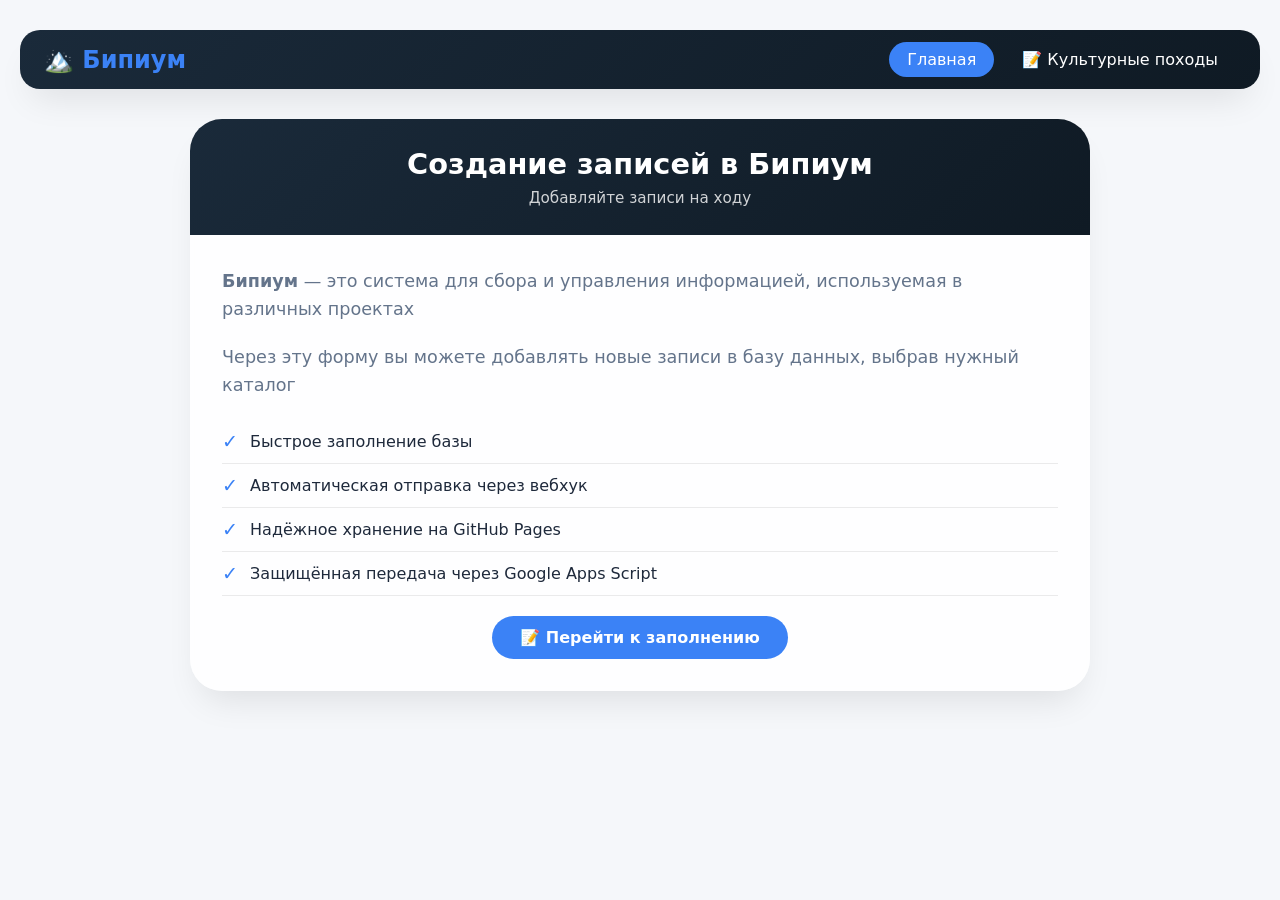
<file: index.html>
<!DOCTYPE html>
<html lang="ru">
<head>
    <meta charset="UTF-8">
    <meta name="viewport" content="width=device-width, initial-scale=1.0, user-scalable=yes">
    <title>Бипиум — Главная</title>
    <link rel="stylesheet" href="style.css">
</head>
<body>

    <div class="header-nav">
        <a href="index.html" class="logo">🏔️ <span>Бипиум</span></a>
        <div class="nav-links">
            <a href="index.html" class="active">Главная</a>
            <a href="bipium_hiking.html">📝 Культурные походы</a>
        </div>
    </div>

    <div class="container">
        <div class="page-header">
            <h1>Создание записей в Бипиум</h1>
            <p>Добавляйте записи на ходу</p>
        </div>
        <div class="content">
            <p class="welcome-text">
                <strong>Бипиум</strong> — это система для сбора и управления информацией, используемая в различных проектах
            </p>
            <p class="welcome-text">
                Через эту форму вы можете добавлять новые записи в базу данных, выбрав нужный каталог
            </p>
            
            <ul class="feature-list">
                <li>Быстрое заполнение базы</li>
                <li>Автоматическая отправка через вебхук</li>
                <li>Надёжное хранение на GitHub Pages</li>
                <li>Защищённая передача через Google Apps Script</li>
            </ul>
            
            <div style="text-align: center;">
                <a href="bipium_hiking.html" class="button-link">📝 Перейти к заполнению</a>
            </div>
        </div>
    </div>

</body>
</html>
</file>
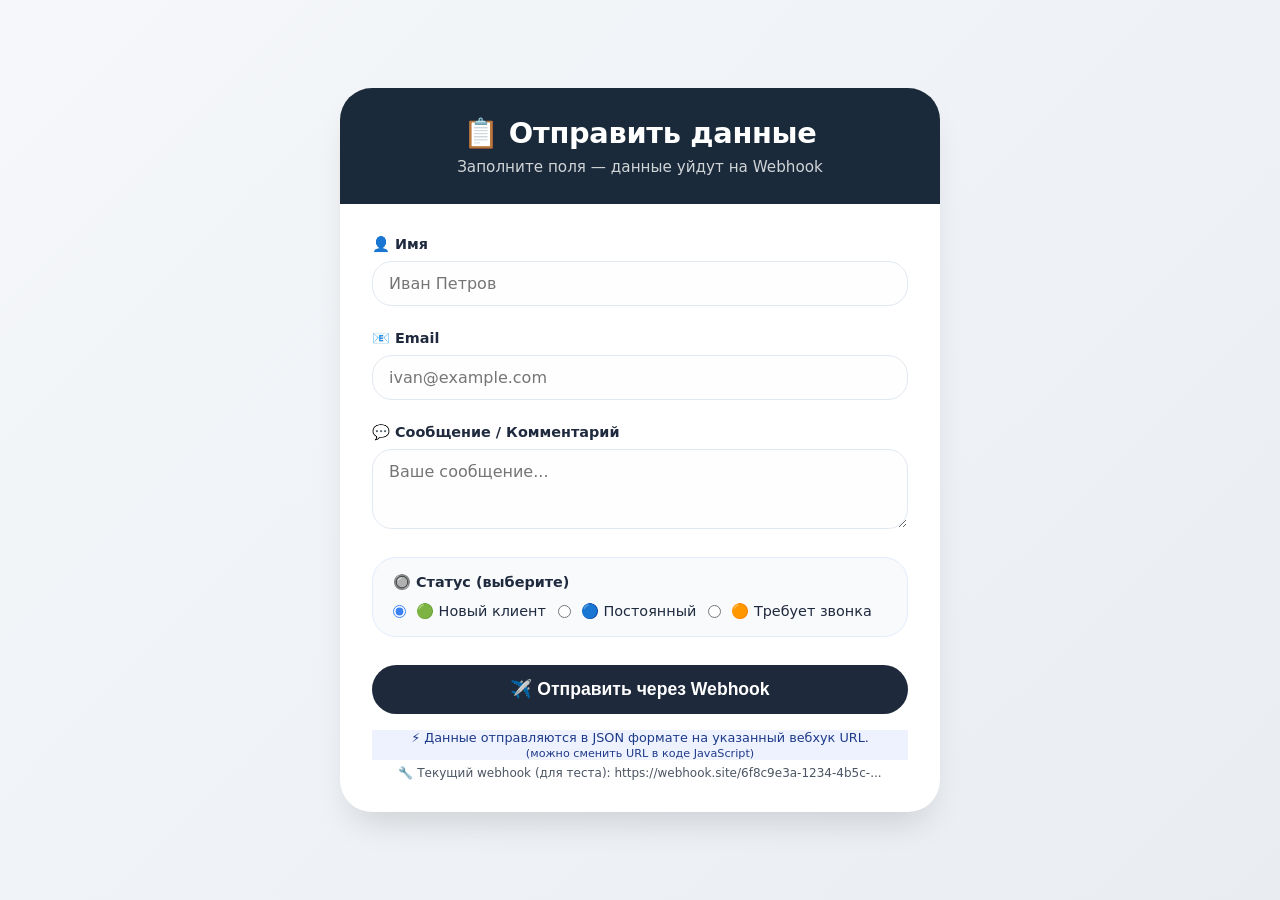
<file: Bipium_Hiking.html>
<!DOCTYPE html>
<html lang="ru">
<head>
    <meta charset="UTF-8">
    <meta name="viewport" content="width=device-width, initial-scale=1.0, user-scalable=yes">
    <title>Отправка данных по вебхуку</title>
    <style>
        * {
            margin: 0;
            padding: 0;
            box-sizing: border-box;
        }

        body {
            font-family: system-ui, -apple-system, 'Segoe UI', Roboto, 'Helvetica Neue', sans-serif;
            background: linear-gradient(135deg, #f5f7fa 0%, #e9edf2 100%);
            min-height: 100vh;
            display: flex;
            justify-content: center;
            align-items: center;
            padding: 20px;
        }

        .card {
            max-width: 600px;
            width: 100%;
            background: white;
            border-radius: 32px;
            box-shadow: 0 20px 35px -12px rgba(0, 0, 0, 0.15);
            overflow: hidden;
            transition: transform 0.2s ease;
        }

        .card:hover {
            transform: translateY(-2px);
        }

        .header {
            background: #1a2a3a;
            color: white;
            padding: 28px 32px;
            text-align: center;
        }

        .header h1 {
            font-size: 1.8rem;
            font-weight: 600;
            letter-spacing: -0.3px;
        }

        .header p {
            margin-top: 8px;
            opacity: 0.8;
            font-size: 0.95rem;
        }

        .form-container {
            padding: 32px;
        }

        .field-group {
            margin-bottom: 24px;
        }

        label {
            display: flex;
            align-items: center;
            gap: 8px;
            font-weight: 600;
            margin-bottom: 8px;
            color: #1f2a3e;
            font-size: 0.9rem;
        }

        label i {
            font-size: 1.2rem;
        }

        input, select, textarea {
            width: 100%;
            padding: 12px 16px;
            font-size: 1rem;
            border: 1.5px solid #e2e8f0;
            border-radius: 20px;
            background: #fefefe;
            transition: all 0.2s;
            font-family: inherit;
        }

        input:focus, select:focus, textarea:focus {
            outline: none;
            border-color: #3b82f6;
            box-shadow: 0 0 0 3px rgba(59,130,246,0.2);
        }

        textarea {
            resize: vertical;
            min-height: 80px;
        }

        .status-group {
            background: #f8fafc;
            padding: 16px 20px;
            border-radius: 24px;
            margin-bottom: 28px;
            border: 1px solid #e2edff;
        }

        .status-option {
            display: flex;
            align-items: center;
            gap: 12px;
            margin-top: 12px;
            flex-wrap: wrap;
        }

        .status-option label {
            font-weight: normal;
            margin-bottom: 0;
            cursor: pointer;
            gap: 6px;
        }

        input[type="radio"] {
            width: auto;
            margin-right: 4px;
            accent-color: #3b82f6;
        }

        button {
            width: 100%;
            background: #1e293b;
            color: white;
            border: none;
            padding: 14px;
            font-size: 1.1rem;
            font-weight: 600;
            border-radius: 40px;
            cursor: pointer;
            transition: all 0.2s;
            display: flex;
            justify-content: center;
            align-items: center;
            gap: 10px;
            margin-top: 10px;
        }

        button:hover {
            background: #0f172a;
            transform: scale(0.98);
        }

        .message {
            margin-top: 20px;
            padding: 12px;
            border-radius: 28px;
            text-align: center;
            font-size: 0.9rem;
            font-weight: 500;
            transition: 0.2s;
        }

        .success {
            background: #dcfce7;
            color: #15803d;
            border-left: 4px solid #22c55e;
        }

        .error {
            background: #fee2e2;
            color: #b91c1c;
            border-left: 4px solid #ef4444;
        }

        .info {
            background: #eef2ff;
            color: #1e3a8a;
            font-size: 0.8rem;
            margin-top: 16px;
            text-align: center;
        }

        hr {
            margin: 16px 0;
            border: none;
            border-top: 1px solid #e2e8f0;
        }

        .webhook-hint {
            font-size: 0.75rem;
            color: #4b5563;
            margin-top: 6px;
            text-align: center;
        }

        @media (max-width: 480px) {
            .form-container {
                padding: 24px;
            }
            .header h1 {
                font-size: 1.5rem;
            }
        }
    </style>
</head>
<body>
<div class="card">
    <div class="header">
        <h1>📋 Отправить данные</h1>
        <p>Заполните поля — данные уйдут на Webhook</p>
    </div>
    <div class="form-container">
        <form id="webhookForm">
            <!-- Текстовые поля -->
            <div class="field-group">
                <label>👤 Имя</label>
                <input type="text" id="name" name="name" placeholder="Иван Петров" required>
            </div>

            <div class="field-group">
                <label>📧 Email</label>
                <input type="email" id="email" name="email" placeholder="ivan@example.com" required>
            </div>

            <div class="field-group">
                <label>💬 Сообщение / Комментарий</label>
                <textarea id="message" name="message" placeholder="Ваше сообщение..."></textarea>
            </div>

            <!-- Статусное поле (радио-кнопки) -->
            <div class="status-group">
                <label>🔘 Статус (выберите)</label>
                <div class="status-option">
                    <label>
                        <input type="radio" name="status" value="Новый клиент" checked> 🟢 Новый клиент
                    </label>
                    <label>
                        <input type="radio" name="status" value="Постоянный"> 🔵 Постоянный
                    </label>
                    <label>
                        <input type="radio" name="status" value="Требует звонка"> 🟠 Требует звонка
                    </label>
                </div>
            </div>

            <button type="submit" id="submitBtn">
                ✈️ Отправить через Webhook
            </button>
        </form>

        <div id="resultMessage" class="message" style="display: none;"></div>
        <div class="info">
            ⚡ Данные отправляются в JSON формате на указанный вебхук URL.<br>
            <span style="font-size: 0.7rem;">(можно сменить URL в коде JavaScript)</span>
        </div>
        <div class="webhook-hint">
            🔧 Текущий webhook (для теста): <span id="webhookDisplay">https://webhook.site/...</span>
        </div>
    </div>
</div>

<script>
    // ========== НАСТРОЙКА WEBHOOK ==========
    // 🔁 Замените этот URL на ваш реальный вебхук
    const WEBHOOK_URL = "https://webhook.site/6f8c9e3a-1234-4b5c-8d7e-9f0a1b2c3d4e";
    
    // Для отображения в подсказке (обрежем для красоты)
    const displayUrl = WEBHOOK_URL.length > 40 ? WEBHOOK_URL.substring(0, 40) + "..." : WEBHOOK_URL;
    document.getElementById("webhookDisplay").innerText = displayUrl;

    // DOM элементы
    const form = document.getElementById("webhookForm");
    const submitBtn = document.getElementById("submitBtn");
    const resultDiv = document.getElementById("resultMessage");

    function showMessage(text, type) {
        resultDiv.style.display = "block";
        resultDiv.textContent = text;
        resultDiv.className = `message ${type}`;
        // Автоскрытие через 5 секунд
        setTimeout(() => {
            if (resultDiv.style.display === "block") {
                resultDiv.style.opacity = "0";
                setTimeout(() => {
                    resultDiv.style.display = "none";
                    resultDiv.style.opacity = "1";
                }, 300);
            }
        }, 5000);
    }

    async function sendToWebhook(payload) {
        try {
            const response = await fetch(WEBHOOK_URL, {
                method: "POST",
                headers: {
                    "Content-Type": "application/json",
                },
                body: JSON.stringify(payload),
            });

            if (response.ok) {
                showMessage(`✅ Успешно отправлено! Статус: ${response.status}`, "success");
                return true;
            } else {
                showMessage(`❌ Ошибка сервера: ${response.status} ${response.statusText}`, "error");
                return false;
            }
        } catch (error) {
            console.error("Webhook error:", error);
            showMessage(`⚠️ Ошибка сети: ${error.message}. Проверьте URL вебхука или подключение.`, "error");
            return false;
        }
    }

    form.addEventListener("submit", async (event) => {
        event.preventDefault();

        // Собираем данные
        const name = document.getElementById("name").value.trim();
        const email = document.getElementById("email").value.trim();
        const messageText = document.getElementById("message").value.trim();
        
        // Статус (выбранное радио)
        let selectedStatus = "";
        const radioStatus = document.querySelectorAll('input[name="status"]');
        for (const radio of radioStatus) {
            if (radio.checked) {
                selectedStatus = radio.value;
                break;
            }
        }

        // Валидация обязательных полей
        if (!name || !email) {
            showMessage("Пожалуйста, заполните имя и email", "error");
            return;
        }

        if (!email.includes("@") || !email.includes(".")) {
            showMessage("Введите корректный email (пример: name@domain.com)", "error");
            return;
        }

        // Формируем объект для отправки (можно расширить)
        const payload = {
            timestamp: new Date().toISOString(),
            name: name,
            email: email,
            message: messageText || "(пусто)",
            status: selectedStatus,
            source: "одностраничный_сайт"
        };

        // Блокируем кнопку на время отправки
        const originalText = submitBtn.innerHTML;
        submitBtn.innerHTML = "⏳ Отправка...";
        submitBtn.disabled = true;

        const success = await sendToWebhook(payload);

        // Возвращаем кнопку в исходное состояние
        submitBtn.innerHTML = originalText;
        submitBtn.disabled = false;

        // Если успешно — можно очистить форму (по желанию)
        if (success) {
            // Раскомментировать, если хотите очищать поля после отправки:
            // document.getElementById("name").value = "";
            // document.getElementById("email").value = "";
            // document.getElementById("message").value = "";
            // Не сбрасываем статус — оставляем первый вариант по умолчанию
        }
    });
</script>
</body>
</html>
</file>
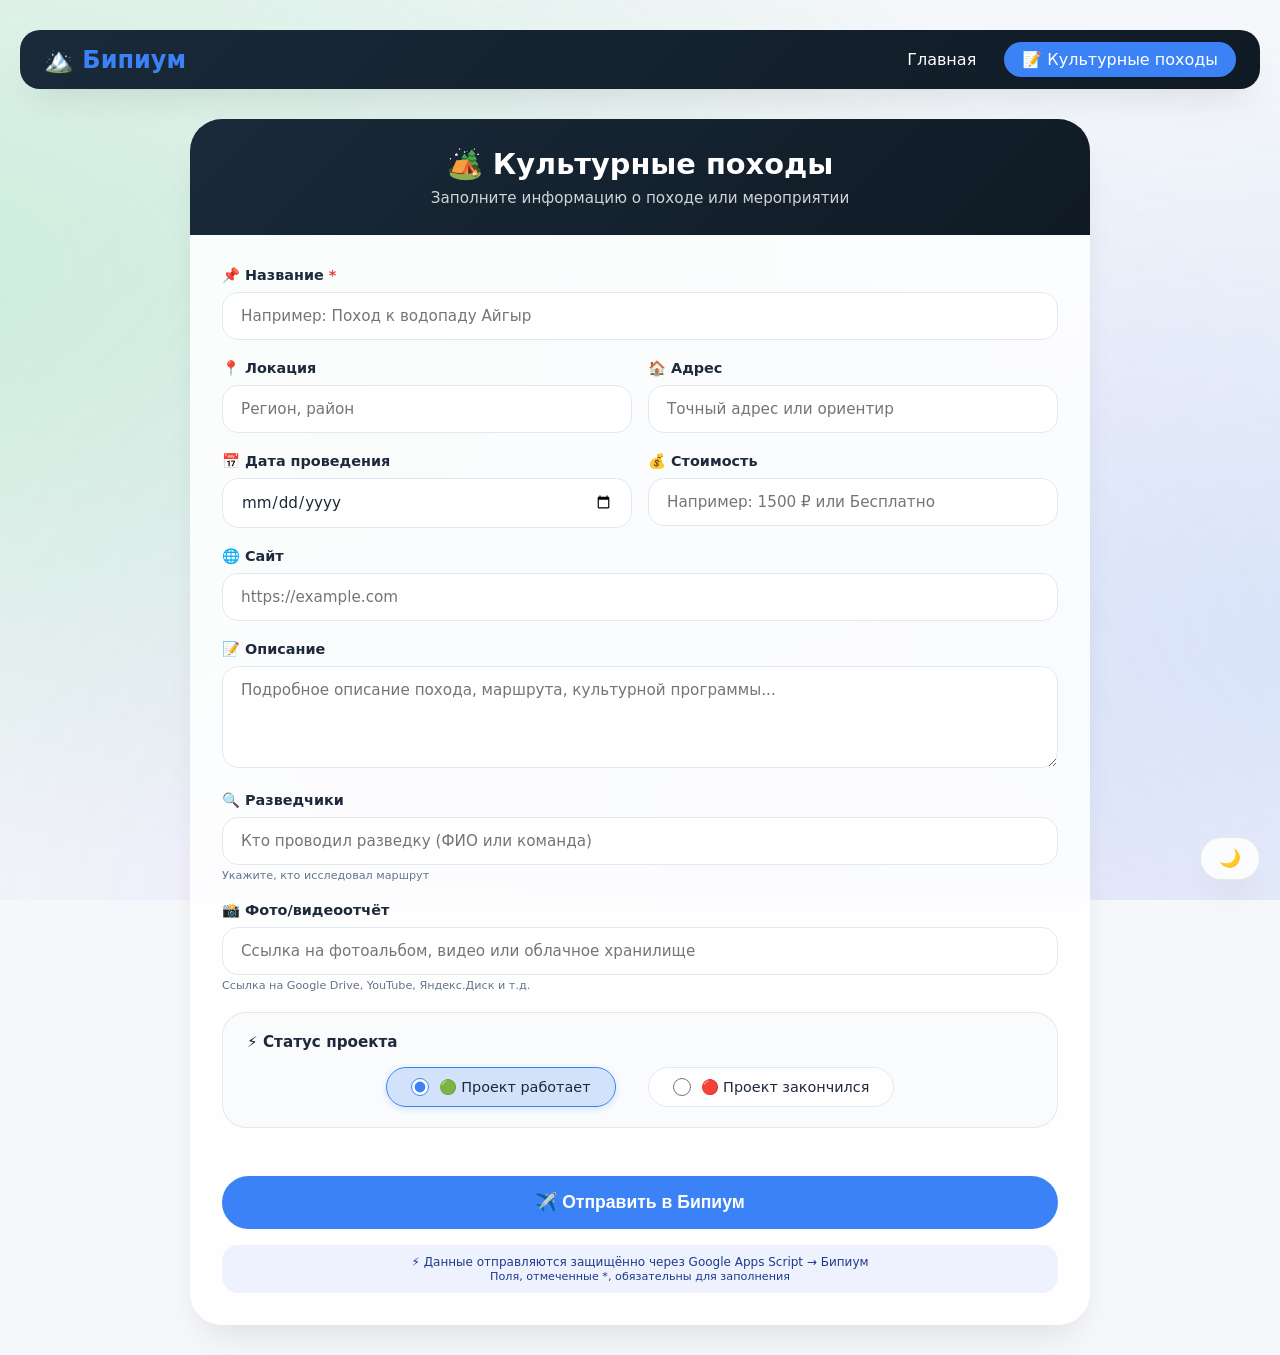
<file: bipium_hiking.html>
<!DOCTYPE html>
<html lang="ru">
<head>
    <meta charset="UTF-8">
    <meta name="viewport" content="width=device-width, initial-scale=1.0, user-scalable=yes">
    <title>Культурные походы — Бипиум</title>
    <link rel="stylesheet" href="style.css">
    <style>
        /* Дополнительные стили для этой страницы */
        .field-row {
            display: grid;
            grid-template-columns: 1fr 1fr;
            gap: 16px;
        }
        .help-text {
            font-size: 0.7rem;
            color: var(--text-secondary);
            margin-top: 4px;
        }
        @media (max-width: 600px) {
            .field-row {
                grid-template-columns: 1fr;
                gap: 0;
            }
        }
    </style>
</head>
<body>

<!-- Эффект северного сияния (фон) -->
<div class="aurora-bg"></div>

<!-- Кнопка переключения темы -->
<button class="theme-toggle" id="themeToggle">🌙</button>

<!-- Плавающие частицы -->
<div class="particles" id="particles"></div>

<div class="header-nav">
    <a href="index.html" class="logo">🏔️ <span>Бипиум</span></a>
    <div class="nav-links">
        <a href="index.html">Главная</a>
        <a href="bipium_hiking.html" class="active">📝 Культурные походы</a>
    </div>
</div>

<div class="container">
    <div class="page-header">
        <h1>🏕️ Культурные походы</h1>
        <p>Заполните информацию о походе или мероприятии</p>
    </div>
    <div class="content">
        
        <!-- Название -->
        <div class="field-group">
            <label>📌 Название <span style="color: #e53e3e;">*</span></label>
            <div class="input-wrapper">
                <input type="text" id="title" placeholder="Например: Поход к водопаду Айгыр" required>
                <div class="input-glow"></div>
            </div>
        </div>

        <!-- Локация и Адрес в две колонки -->
        <div class="field-row">
            <div class="field-group">
                <label>📍 Локация</label>
                <div class="input-wrapper">
                    <input type="text" id="location" placeholder="Регион, район">
                    <div class="input-glow"></div>
                </div>
            </div>
            <div class="field-group">
                <label>🏠 Адрес</label>
                <div class="input-wrapper">
                    <input type="text" id="address" placeholder="Точный адрес или ориентир">
                    <div class="input-glow"></div>
                </div>
            </div>
        </div>

        <!-- Дата проведения и Стоимость -->
        <div class="field-row">
            <div class="field-group">
                <label>📅 Дата проведения</label>
                <div class="input-wrapper">
                    <input type="date" id="date">
                    <div class="input-glow"></div>
                </div>
            </div>
            <div class="field-group">
                <label>💰 Стоимость</label>
                <div class="input-wrapper">
                    <input type="text" id="cost" placeholder="Например: 1500 ₽ или Бесплатно">
                    <div class="input-glow"></div>
                </div>
            </div>
        </div>

        <!-- Сайт -->
        <div class="field-group">
            <label>🌐 Сайт</label>
            <div class="input-wrapper">
                <input type="url" id="website" placeholder="https://example.com">
                <div class="input-glow"></div>
            </div>
        </div>

        <!-- Описание -->
        <div class="field-group">
            <label>📝 Описание</label>
            <div class="input-wrapper">
                <textarea id="description" rows="4" placeholder="Подробное описание похода, маршрута, культурной программы..."></textarea>
                <div class="input-glow"></div>
            </div>
        </div>

        <!-- Разведчики -->
        <div class="field-group">
            <label>🔍 Разведчики</label>
            <div class="input-wrapper">
                <input type="text" id="scouts" placeholder="Кто проводил разведку (ФИО или команда)">
                <div class="input-glow"></div>
            </div>
            <div class="help-text">Укажите, кто исследовал маршрут</div>
        </div>

        <!-- Фото/видеоотчёт -->
        <div class="field-group">
            <label>📸 Фото/видеоотчёт</label>
            <div class="input-wrapper">
                <input type="text" id="media" placeholder="Ссылка на фотоальбом, видео или облачное хранилище">
                <div class="input-glow"></div>
            </div>
            <div class="help-text">Ссылка на Google Drive, YouTube, Яндекс.Диск и т.д.</div>
        </div>

        <!-- Статусное поле -->
        <div class="status-group">
            <label>⚡ Статус проекта</label>
            <div class="status-option">
                <label>
                    <input type="radio" name="status" value="1" checked> 🟢 Проект работает
                </label>
                <label>
                    <input type="radio" name="status" value="2"> 🔴 Проект закончился
                </label>
            </div>
        </div>

        <button type="button" id="submitBtn" class="submit-btn">✈️ Отправить в Бипиум</button>

        <div id="resultMessage" class="message" style="display: none;"></div>
        <div class="info">
            ⚡ Данные отправляются защищённо через Google Apps Script → Бипиум<br>
            <span style="font-size: 0.7rem;">Поля, отмеченные *, обязательны для заполнения</span>
        </div>
    </div>
</div>

<script>
    // ========== ТЕМА (светлая/тёмная) ==========
    function toggleTheme() {
        const html = document.documentElement;
        const currentTheme = html.getAttribute('data-theme');
        const btn = document.getElementById('themeToggle');
        
        if (currentTheme === 'dark') {
            html.removeAttribute('data-theme');
            btn.innerHTML = '🌙';
            localStorage.setItem('theme', 'light');
        } else {
            html.setAttribute('data-theme', 'dark');
            btn.innerHTML = '☀️';
            localStorage.setItem('theme', 'dark');
        }
    }

    // Загрузка сохранённой темы
    const savedTheme = localStorage.getItem('theme');
    if (savedTheme === 'dark') {
        document.documentElement.setAttribute('data-theme', 'dark');
        const btn = document.getElementById('themeToggle');
        if (btn) btn.innerHTML = '☀️';
    }

    document.getElementById('themeToggle')?.addEventListener('click', toggleTheme);

    // ========== ПЛАВАЮЩИЕ ЧАСТИЦЫ ==========
    (function createParticles() {
        const container = document.getElementById('particles');
        if (!container) return;
        const colors = [
            'rgba(34,197,94,0.4)',
            'rgba(59,130,246,0.3)',
            'rgba(139,92,246,0.3)',
            'rgba(234,179,8,0.2)'
        ];
        for (let i = 0; i < 30; i++) {
            const p = document.createElement('div');
            p.className = 'particle';
            const size = Math.random() * 4 + 2;
            p.style.width = size + 'px';
            p.style.height = size + 'px';
            p.style.left = Math.random() * 100 + '%';
            p.style.background = colors[Math.floor(Math.random() * colors.length)];
            p.style.animationDuration = (Math.random() * 15 + 10) + 's';
            p.style.animationDelay = (Math.random() * 10) + 's';
            container.appendChild(p);
        }
    })();

    // ========== ВАШ URL ОТ GOOGLE APPS SCRIPT ==========
    const WEBHOOK_URL = "https://script.google.com/macros/s/AKfycbyZmsQBeXt1YuhbmxpE96w6ZJKyhz8sZjqUViWsSQW-VEaghs-HO7-o92Vorxd9PByIcA/exec";
    
    const submitBtn = document.getElementById("submitBtn");
    const resultDiv = document.getElementById("resultMessage");
    
    function showMessage(text, type) {
        resultDiv.style.display = "block";
        resultDiv.textContent = text;
        resultDiv.className = `message ${type}`;
        setTimeout(() => {
            resultDiv.style.display = "none";
        }, 5000);
    }
    
    async function sendToWebhook(payload) {
        try {
            const response = await fetch(WEBHOOK_URL, {
                method: "POST",
                mode: "no-cors",
                headers: {
                    "Content-Type": "application/json",
                },
                body: JSON.stringify(payload),
            });
            
            showMessage("✅ Отправлено! Данные переданы в Бипиум.", "success");
            return true;
            
        } catch (error) {
            console.error("Ошибка:", error);
            showMessage("⚠️ Ошибка при отправке. Попробуйте ещё раз.", "error");
            return false;
        }
    }
    
    submitBtn.addEventListener("click", async () => {
        // Собираем все поля
        const title = document.getElementById("title").value.trim();
        const location = document.getElementById("location").value.trim();
        const address = document.getElementById("address").value.trim();
        const date = document.getElementById("date").value;
        const cost = document.getElementById("cost").value.trim();
        const website = document.getElementById("website").value.trim();
        const description = document.getElementById("description").value.trim();
        const scouts = document.getElementById("scouts").value.trim();
        const media = document.getElementById("media").value.trim();
        
        let selectedStatus = "";
        const radioStatus = document.querySelectorAll('input[name="status"]');
        for (const radio of radioStatus) {
            if (radio.checked) {
                selectedStatus = radio.value;
                break;
            }
        }
        
        // Проверка обязательного поля
        if (!title) {
            showMessage("Пожалуйста, заполните название похода", "error");
            return;
        }
        
        // Формируем payload для отправки
        const payload = {
            timestamp: new Date().toISOString(),
            title: title,
            location: location || "",
            address: address || "",
            date: date || "",
            cost: cost || "",
            website: website || "",
            description: description || "",
            scouts: scouts || "",
            media: media || "",
            status: selectedStatus,
            source: "Бипиум_Культурные_походы"
        };
        
        const originalText = submitBtn.innerHTML;
        submitBtn.innerHTML = "⏳ Отправка...";
        submitBtn.disabled = true;
        
        await sendToWebhook(payload);
        
        submitBtn.innerHTML = originalText;
        submitBtn.disabled = false;
        
        // Очищаем форму после отправки
        document.getElementById("title").value = "";
        document.getElementById("location").value = "";
        document.getElementById("address").value = "";
        document.getElementById("date").value = "";
        document.getElementById("cost").value = "";
        document.getElementById("website").value = "";
        document.getElementById("description").value = "";
        document.getElementById("scouts").value = "";
        document.getElementById("media").value = "";
        // Статус сбрасывается на первый вариант по умолчанию
        document.querySelector('input[name="status"][value="1"]').checked = true;
    });
</script>

</body>
</html>
</file>
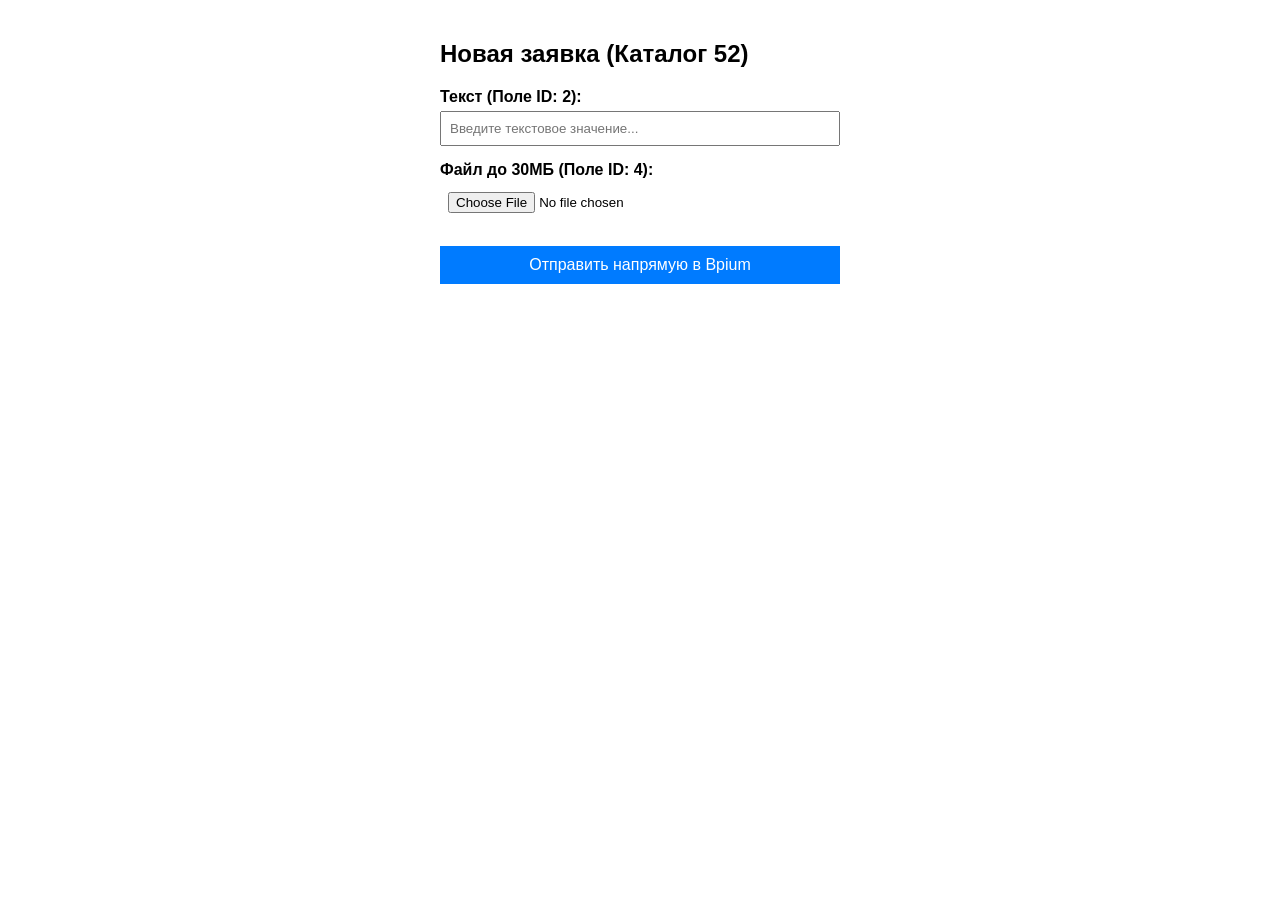
<file: test_api.html>
<!DOCTYPE html>
<html lang="ru">
<head>
    <meta charset="UTF-8">
    <title>Отправка больших файлов в Bpium</title>
    <style>
        body { font-family: sans-serif; padding: 20px; max-width: 400px; margin: 0 auto; }
        .form-group { margin-bottom: 15px; }
        label { display: block; margin-bottom: 5px; font-weight: bold; }
        input[type="text"], input[type="file"] { width: 100%; padding: 8px; box-sizing: border-box; }
        button { padding: 10px 20px; cursor: pointer; background: #007bff; color: white; border: none; width: 100%; font-size: 16px; margin-top: 10px; }
        button:disabled { background: #ccc; cursor: not-allowed; }
        #status { margin-top: 15px; font-size: 0.9em; padding: 10px; border-radius: 4px; display: none; white-space: pre-wrap; }
        .error { background: #f8d7da; color: #721c24; border: 1px solid #f5c6cb; }
        .success { background: #d4edda; color: #155724; border: 1px solid #c3e6cb; }
        .info { background: #e2e3e5; color: #383d41; border: 1px solid #d6d8db; }
    </style>
</head>
<body>

    <h2>Новая заявка (Каталог 52)</h2>
    
    <div class="form-group">
        <label for="textField">Текст (Поле ID: 2):</label>
        <input type="text" id="textField" placeholder="Введите текстовое значение...">
    </div>

    <div class="form-group">
        <label for="fileField">Файл до 30МБ (Поле ID: 4):</label>
        <input type="file" id="fileField">
    </div>

    <button id="sendBtn">Отправить напрямую в Bpium</button>
    <div id="status"></div>

<script>
const CONFIG = {
    domain: 'https://bipium.red-red.ru',
    altDomain: 'https://bipium.red-red.ru:8441',
    catalogId: 52,
    fields: { 
        text: "2", 
        file: "4" 
    },
    authString: 'cHJldmlldzpyM2RPd2wzJnlJZW0=' 
};

function showStatus(text, type = 'info') {
    const statusDiv = document.getElementById('status');
    statusDiv.style.display = 'block';
    statusDiv.className = type;
    statusDiv.innerText = text;
}

// Заголовки авторизации
function getAuthHeaders(contentType = null) {
    const headers = {
        'Authorization': `Basic ${CONFIG.authString}`
    };
    if (contentType) {
        headers['Content-Type'] = contentType;
    }
    return headers;
}

// Выбор активного домена (таймаут 2 секунды)
async function getActiveDomain() {
    const controller = new AbortController();
    const id = setTimeout(() => controller.abort(), 2000);
    
    try {
        await fetch(CONFIG.altDomain + '/api/v1/', { mode: 'no-cors', signal: controller.signal });
        clearTimeout(id);
        return CONFIG.altDomain;
    } catch (e) {
        return CONFIG.domain;
    }
}

document.getElementById('sendBtn').onclick = async function() {
    const btn = this;
    const textVal = document.getElementById('textField').value;
    const fileInput = document.getElementById('fileField');
    
    btn.disabled = true;
    showStatus("Проверяем подключение к серверу...", "info");

    const baseUrl = await getActiveDomain();
    
    try {
        let uploadedFileId = null;

        // --- ШАГ 1: Загрузка тяжелого файла в файловое хранилище ---
        if (fileInput.files.length > 0) {
            const file = fileInput.files[0];
            showStatus(`Загрузка файла "${file.name}" (${(file.size/1024/1024).toFixed(2)} МБ) в хранилище Бипиума...`, "info");

            const fileData = new FormData();
            fileData.append('file', file);

            // Отправляем файл напрямую в корень /files как multipart-формат
            const fileRes = await fetch(`${baseUrl}/api/v1/files`, {
                method: 'POST',
                headers: getAuthHeaders(), // Браузер сам выставит Content-Type: multipart/form-data
                body: fileData
            });

            if (!fileRes.ok) {
                const errText = await fileRes.text();
                throw new Error(`Ошибка загрузки файла на сервер: ${errText}`);
            }

            const fileResult = await fileRes.json();
            // Бипиум возвращает объект файла, забираем его ID
            uploadedFileId = fileResult.id; 
        }

        // --- ШАГ 2: Создание записи с привязкой ID файла ---
        showStatus("Файл успешно загружен. Создаем карточку в каталоге...", "info");
        
        const recordData = {
            values: {
                [CONFIG.fields.text]: textVal
            }
        };

        if (uploadedFileId) {
            recordData.values[CONFIG.fields.file] = [ uploadedFileId ];
        }

        const saveRes = await fetch(`${baseUrl}/api/v1/catalogs/${CONFIG.catalogId}/records`, {
            method: 'POST',
            headers: getAuthHeaders('application/json'),
            body: JSON.stringify(recordData)
        });

        if (saveRes.ok) {
            showStatus("✅ Файл и данные успешно сохранены в Бипиум!", "success");
            document.getElementById('textField').value = '';
            fileInput.value = '';
        } else {
            const errData = await saveRes.text();
            throw new Error(`Ошибка при создании записи: ${errData}`);
        }

    } catch (err) {
        console.error(err);
        showStatus("❌ Ошибка выполнения:\n" + err.message, "error");
    } finally {
        btn.disabled = false;
    }
};
</script>
</body>
</html>
</file>
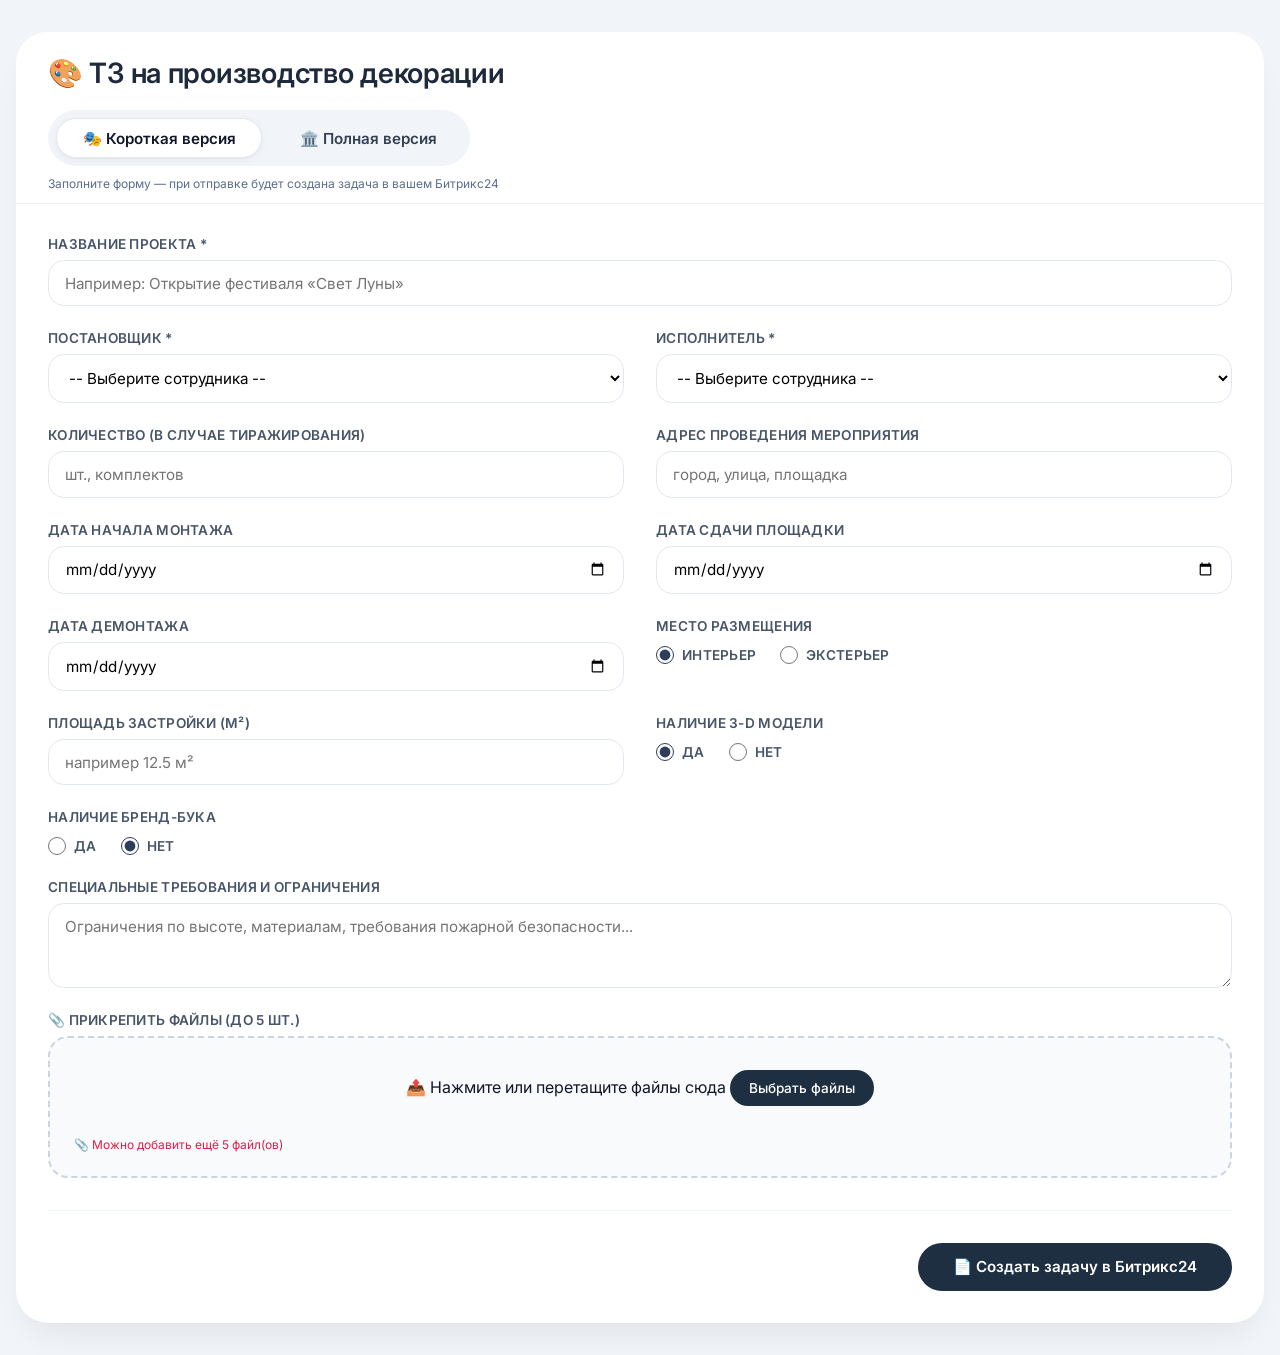
<file: tz_for_dekor.html>
<!DOCTYPE html>
<html lang="ru">
<head>
    <meta charset="UTF-8">
    <meta name="viewport" content="width=device-width, initial-scale=1.0, user-scalable=yes">
    <title>Техническое задание | Декорация | Полная версия</title>
    <link href="https://fonts.googleapis.com/css2?family=Inter:opsz,wght@14..32,300;14..32,400;14..32,500;14..32,600;14..32,700&display=swap" rel="stylesheet">
    <style>
        /* --- БАЗА --- */
        * {
            margin: 0;
            padding: 0;
            box-sizing: border-box;
        }
        body {
            background: #f1f5f9;
            font-family: 'Inter', sans-serif;
            padding: 2rem 1rem;
            color: #0f172a;
        }
        .container {
            max-width: 1280px;
            margin: 0 auto;
        }
        .form-card {
            background: #ffffff;
            border-radius: 32px;
            box-shadow: 0 20px 35px -12px rgba(0, 0, 0, 0.08), 0 1px 2px rgba(0, 0, 0, 0.02);
            overflow: hidden;
        }
        .toggle-header {
            padding: 1.5rem 2rem 0.75rem 2rem;
            border-bottom: 1px solid #e9eef3;
            background: #ffffff;
        }
        .toggle-header h1 {
            font-size: 1.75rem;
            font-weight: 600;
            letter-spacing: -0.01em;
            color: #1e293b;
            margin-bottom: 1.25rem;
        }
        .toggle-group {
            display: flex;
            gap: 0.75rem;
            background: #f1f5f9;
            padding: 0.5rem;
            border-radius: 60px;
            width: fit-content;
            margin-bottom: 0.5rem;
        }
        .toggle-btn {
            padding: 0.6rem 1.6rem;
            font-weight: 600;
            font-size: 0.95rem;
            border-radius: 40px;
            border: none;
            background: transparent;
            cursor: pointer;
            font-family: 'Inter', sans-serif;
            color: #334155;
            transition: all 0.2s ease;
        }
        .toggle-btn.active {
            background: #ffffff;
            color: #0f172a;
            box-shadow: 0 2px 8px rgba(0, 0, 0, 0.05), 0 1px 1px rgba(0, 0, 0, 0.02);
            border: 0.5px solid #e2e8f0;
        }
        .form-content {
            padding: 2rem 2rem 2rem 2rem;
        }
        .form-grid {
            display: grid;
            grid-template-columns: repeat(2, 1fr);
            gap: 1.5rem 2rem;
        }
        .full-width {
            grid-column: span 2;
        }
        .field-group {
            display: flex;
            flex-direction: column;
            gap: 0.5rem;
        }
        .field-group label {
            font-weight: 600;
            font-size: 0.85rem;
            text-transform: uppercase;
            letter-spacing: 0.02em;
            color: #475569;
        }
        input,
        select,
        textarea {
            font-family: 'Inter', sans-serif;
            padding: 0.8rem 1rem;
            border-radius: 16px;
            border: 1px solid #e2e8f0;
            background: #ffffff;
            font-size: 0.95rem;
            transition: 0.2s;
            outline: none;
            width: 100%;
        }
        input:focus,
        select:focus,
        textarea:focus {
            border-color: #94a3b8;
            box-shadow: 0 0 0 3px rgba(148, 163, 184, 0.2);
        }
        textarea {
            resize: vertical;
            min-height: 85px;
        }
        .radio-group {
            display: flex;
            gap: 1.5rem;
            align-items: center;
            flex-wrap: wrap;
            margin-top: 0.25rem;
        }
        .radio-option {
            display: flex;
            align-items: center;
            gap: 0.5rem;
            font-weight: 400;
            font-size: 0.9rem;
        }
        .radio-option input {
            width: 18px;
            height: 18px;
            accent-color: #2c3e5c;
        }
        .hidden {
            display: none !important;
        }
        .submit-area {
            margin-top: 2rem;
            text-align: right;
            border-top: 1px solid #ecf3fa;
            padding-top: 2rem;
            display: flex;
            gap: 1rem;
            justify-content: flex-end;
        }
        .btn-submit {
            background: #1e2f41;
            color: white;
            border: none;
            padding: 0.9rem 2.2rem;
            border-radius: 40px;
            font-weight: 600;
            font-size: 0.95rem;
            cursor: pointer;
            font-family: 'Inter', sans-serif;
            transition: 0.2s;
        }
        .btn-submit:hover {
            background: #0f1e2c;
            transform: translateY(-1px);
        }
        .btn-submit:disabled {
            opacity: 0.6;
            cursor: not-allowed;
        }
        .secondary-text {
            font-size: 0.75rem;
            color: #5b6e8c;
            margin-top: 0.25rem;
        }
        .inline-row {
            display: flex;
            gap: 1rem;
            align-items: center;
            flex-wrap: wrap;
        }
        .toast {
            position: fixed;
            bottom: 2rem;
            right: 2rem;
            background: #1e293b;
            color: white;
            padding: 1rem 1.5rem;
            border-radius: 24px;
            font-weight: 500;
            z-index: 1000;
            box-shadow: 0 10px 25px -5px rgba(0, 0, 0, 0.1);
            animation: slideIn 0.3s ease;
        }
        .toast.error {
            background: #b91c1c;
        }
        .toast.success {
            background: #166534;
        }
        @keyframes slideIn {
            from {
                transform: translateX(100%);
                opacity: 0;
            }
            to {
                transform: translateX(0);
                opacity: 1;
            }
        }
        .user-select-row {
            display: flex;
            gap: 0.75rem;
            align-items: center;
            flex-wrap: wrap;
        }
        .user-select-row select {
            flex: 2;
        }
        .user-select-row input {
            flex: 1;
        }
        hr {
            margin: 0.5rem 0 1rem 0;
            border-color: #e9eef3;
        }
        /* --- БЛОКИ (полная версия) --- */
        .block-section {
            background: #f8fafc;
            border-radius: 20px;
            padding: 1.5rem 1.5rem 1rem 1.5rem;
            margin-bottom: 1.5rem;
        }
        .block-title {
            font-size: 0.8rem;
            font-weight: 700;
            text-transform: uppercase;
            letter-spacing: 0.04em;
            color: #64748b;
            margin-bottom: 1.2rem;
            border-bottom: 1px solid #e2e8f0;
            padding-bottom: 0.5rem;
        }

        /* --- СТИЛИ ДЛЯ ФАЙЛОВ (плитки) --- */
        .file-drop-area {
            border: 2px dashed #cbd5e1;
            border-radius: 20px;
            padding: 1.5rem;
            text-align: center;
            background: #f8fafc;
            transition: all 0.2s;
            cursor: pointer;
        }
        .file-drop-area.drag-over {
            border-color: #2c7da0;
            background: #eef2ff;
        }
        .file-input-label {
            display: inline-block;
            background: #1e2f41;
            color: white;
            padding: 0.6rem 1.2rem;
            border-radius: 40px;
            font-size: 0.85rem;
            font-weight: 500;
            cursor: pointer;
            margin-top: 0.5rem;
        }
        .file-list {
            margin-top: 1.2rem;
            display: grid;
            grid-template-columns: repeat(auto-fill, minmax(140px, 160px));
            gap: 1rem;
            justify-content: start;
        }
        .file-card {
            background: #ffffff;
            border: 1px solid #e2e8f0;
            border-radius: 16px;
            padding: 0.75rem;
            transition: all 0.2s;
            box-shadow: 0 1px 2px rgba(0, 0, 0, 0.03);
            position: relative;
            text-align: center;
        }
        .file-card:hover {
            border-color: #cbd5e1;
            box-shadow: 0 4px 12px rgba(0, 0, 0, 0.08);
        }
        .file-delete {
            position: absolute;
            top: 6px;
            right: 6px;
            background: rgba(255, 255, 255, 0.9);
            border: none;
            border-radius: 50%;
            width: 24px;
            height: 24px;
            font-size: 14px;
            cursor: pointer;
            color: #e11d48;
            display: flex;
            align-items: center;
            justify-content: center;
            transition: 0.1s;
            font-weight: bold;
            box-shadow: 0 1px 2px rgba(0, 0, 0, 0.1);
        }
        .file-delete:hover {
            background: #fee2e2;
            transform: scale(1.05);
        }
        .file-preview {
            width: 120px;
            height: 120px;
            margin: 0 auto 10px;
            border-radius: 12px;
            object-fit: cover;
            background: #f1f5f9;
            display: flex;
            align-items: center;
            justify-content: center;
            font-size: 3rem;
            overflow: hidden;
        }
        .file-preview img {
            width: 100%;
            height: 100%;
            object-fit: cover;
            border-radius: 12px;
        }
        .file-name {
            font-size: 0.75rem;
            font-weight: 500;
            color: #1e293b;
            word-break: break-all;
            margin-top: 0.25rem;
            line-height: 1.3;
        }
        .file-size {
            font-size: 0.65rem;
            color: #64748b;
            margin-top: 0.2rem;
        }
        .file-limit-warning {
            color: #e11d48;
            font-size: 0.75rem;
            margin-top: 0.75rem;
            text-align: left;
        }
        .progress-container {
            margin-top: 1rem;
        }
        .progress-bar {
            height: 6px;
            background: #e2e8f0;
            border-radius: 3px;
            overflow: hidden;
        }
        .progress-fill {
            width: 0%;
            height: 100%;
            background: #2c7da0;
            transition: width 0.3s ease;
        }
        .progress-text {
            font-size: 0.7rem;
            color: #64748b;
            margin-top: 0.25rem;
            text-align: center;
        }
        @media (max-width: 760px) {
            .form-grid {
                grid-template-columns: 1fr;
                gap: 1.2rem;
            }
            .full-width {
                grid-column: span 1;
            }
            .toggle-header {
                padding: 1.2rem 1.2rem 0.5rem 1.2rem;
            }
            .form-content {
                padding: 1.5rem;
            }
            .submit-area {
                flex-direction: column;
            }
            .btn-submit {
                width: 100%;
            }
            .toast {
                left: 1rem;
                right: 1rem;
                bottom: 1rem;
                text-align: center;
            }
            .file-list {
                grid-template-columns: repeat(auto-fill, minmax(120px, 130px));
                gap: 0.75rem;
            }
            .file-preview {
                width: 100px;
                height: 100px;
            }
            .block-section {
                padding: 1rem;
            }
        }
    </style>
</head>
<body>
    <div class="container">
        <div class="form-card">
            <div class="toggle-header">
                <h1>🎨 ТЗ на производство декорации</h1>
                <div class="toggle-group" id="versionToggle">
                    <button type="button" class="toggle-btn active" data-version="short">🎭 Короткая версия</button>
                    <button type="button" class="toggle-btn" data-version="full">🏛️ Полная версия</button>
                </div>
                <p class="secondary-text" style="margin-top:0.6rem;">Заполните форму — при отправке будет создана задача в вашем Битрикс24</p>
            </div>

            <div class="form-content">

                <!-- ==================== КОРОТКАЯ ВЕРСИЯ ==================== -->
                <div id="shortVersionForm">
                    <div class="form-grid">
                        <div class="field-group full-width">
                            <label>Название проекта *</label>
                            <input type="text" id="shortTitle" placeholder="Например: Открытие фестиваля «Свет Луны»">
                        </div>
                        <div class="field-group">
                            <label>Постановщик *</label>
                            <div class="user-select-row">
                                <select id="shortCreatorSelect">
                                    <option value="">-- Выберите сотрудника --</option>
                                    <option value="12">Андрей Большаков</option>
                                    <option value="40">Кирилл Барамыков</option>
                                    <option value="60">Дмитрий Зобов</option>
                                    <option value="28">Денис Ляхов</option>
                                    <option value="1">Николай Людник</option>
                                    <option value="76">Илья Панфилов</option>
                                    <option value="30">Сергей Смирнов</option>
                                    <option value="34">Татьяна Минакова</option>
                                    <option value="manual_short">✏️ Ввести ID вручную</option>
                                </select>
                                <input type="number" id="shortCreatorManual" placeholder="ID вручную" style="display:none;">
                            </div>
                        </div>
                        <div class="field-group">
                            <label>Исполнитель *</label>
                            <div class="user-select-row">
                                <select id="shortResponsibleSelect">
                                    <option value="">-- Выберите сотрудника --</option>
                                    <option value="12">Андрей Большаков</option>
                                    <option value="40">Кирилл Барамыков</option>
                                    <option value="60">Дмитрий Зобов</option>
                                    <option value="28">Денис Ляхов</option>
                                    <option value="1">Николай Людник</option>
                                    <option value="76">Илья Панфилов</option>
                                    <option value="30">Сергей Смирнов</option>
                                    <option value="34">Татьяна Минакова</option>
                                    <option value="manual_short_resp">✏️ Ввести ID вручную</option>
                                </select>
                                <input type="number" id="shortResponsibleManual" placeholder="ID вручную" style="display:none;">
                            </div>
                        </div>
                        <div class="field-group">
                            <label>Количество (в случае тиражирования)</label>
                            <input type="text" id="shortQuantity" placeholder="шт., комплектов">
                        </div>
                        <div class="field-group">
                            <label>Адрес проведения мероприятия</label>
                            <input type="text" id="shortAddress" placeholder="город, улица, площадка">
                        </div>
                        <div class="field-group">
                            <label>Дата начала монтажа</label>
                            <input type="date" id="shortStartDate">
                        </div>
                        <div class="field-group">
                            <label>Дата сдачи площадки</label>
                            <input type="date" id="shortFinishDate">
                        </div>
                        <div class="field-group">
                            <label>Дата демонтажа</label>
                            <input type="date" id="shortDismantleDate">
                        </div>
                        <div class="field-group">
                            <label>Место размещения</label>
                            <div class="radio-group">
                                <label class="radio-option"><input type="radio" name="shortPlacement" value="Интерьер" checked> Интерьер</label>
                                <label class="radio-option"><input type="radio" name="shortPlacement" value="Экстерьер"> Экстерьер</label>
                            </div>
                        </div>
                        <div class="field-group">
                            <label>Площадь застройки (м²)</label>
                            <input type="text" id="shortArea" placeholder="например 12.5 м²">
                        </div>
                        <div class="field-group">
                            <label>Наличие 3-D модели</label>
                            <div class="radio-group">
                                <label class="radio-option"><input type="radio" name="short3d" value="Да" checked> Да</label>
                                <label class="radio-option"><input type="radio" name="short3d" value="Нет"> Нет</label>
                            </div>
                        </div>
                        <div class="field-group">
                            <label>Наличие бренд-бука</label>
                            <div class="radio-group">
                                <label class="radio-option"><input type="radio" name="shortBrandbook" value="Да"> Да</label>
                                <label class="radio-option"><input type="radio" name="shortBrandbook" value="Нет" checked> Нет</label>
                            </div>
                        </div>
                        <div class="field-group full-width">
                            <label>Специальные требования и ограничения</label>
                            <textarea id="shortRequirements" placeholder="Ограничения по высоте, материалам, требования пожарной безопасности..."></textarea>
                        </div>
                        <!-- файлы (короткая) -->
                        <div class="field-group full-width">
                            <label>📎 Прикрепить файлы (до 5 шт.)</label>
                            <div id="shortFileDropArea" class="file-drop-area">
                                <span>📤 Нажмите или перетащите файлы сюда</span>
                                <input type="file" id="shortFileInput" multiple style="display:none;">
                                <div class="file-input-label" onclick="document.getElementById('shortFileInput').click()">Выбрать файлы</div>
                                <div id="shortFileList" class="file-list"></div>
                                <div id="shortFileLimitWarning" class="file-limit-warning"></div>
                                <div id="shortProgressContainer" class="progress-container hidden">
                                    <div class="progress-bar"><div id="shortProgressFill" class="progress-fill"></div></div>
                                    <div id="shortProgressText" class="progress-text"></div>
                                </div>
                            </div>
                        </div>
                    </div>
                </div>

                <!-- ==================== ПОЛНАЯ ВЕРСИЯ (НОВАЯ СТРУКТУРА) ==================== -->
                <div id="fullVersionForm" class="hidden">
                    <div class="form-grid">

                        <!-- ===== БЛОК 1: ОСНОВНАЯ ИНФОРМАЦИЯ ===== -->
                        <div class="block-section full-width">
                            <div class="block-title">📋 Основная информация</div>
                            <div class="form-grid" style="gap:1.5rem 2rem; margin-bottom:0;">
                                <div class="field-group full-width">
                                    <label>Название проекта *</label>
                                    <input type="text" id="fullTitle" placeholder="Например: Открытие фестиваля «Свет Луны»">
                                </div>
                                <div class="field-group">
                                    <label>Постановщик *</label>
                                    <div class="user-select-row">
                                        <select id="fullCreatorSelect">
                                            <option value="">-- Выберите сотрудника --</option>
                                            <option value="12">Андрей Большаков</option>
                                            <option value="40">Кирилл Барамыков</option>
                                            <option value="60">Дмитрий Зобов</option>
                                            <option value="28">Денис Ляхов</option>
                                            <option value="1">Николай Людник</option>
                                            <option value="76">Илья Панфилов</option>
                                            <option value="30">Сергей Смирнов</option>
                                            <option value="34">Татьяна Минакова</option>
                                            <option value="manual_full">✏️ Ввести ID вручную</option>
                                        </select>
                                        <input type="number" id="fullCreatorManual" placeholder="ID вручную" style="display:none;">
                                    </div>
                                </div>
                                <div class="field-group">
                                    <label>Исполнитель *</label>
                                    <div class="user-select-row">
                                        <select id="fullResponsibleSelect">
                                            <option value="">-- Выберите сотрудника --</option>
                                            <option value="12">Андрей Большаков</option>
                                            <option value="40">Кирилл Барамыков</option>
                                            <option value="60">Дмитрий Зобов</option>
                                            <option value="28">Денис Ляхов</option>
                                            <option value="1">Николай Людник</option>
                                            <option value="76">Илья Панфилов</option>
                                            <option value="30">Сергей Смирнов</option>
                                            <option value="34">Татьяна Минакова</option>
                                            <option value="manual_full_resp">✏️ Ввести ID вручную</option>
                                        </select>
                                        <input type="number" id="fullResponsibleManual" placeholder="ID вручную" style="display:none;">
                                    </div>
                                </div>
                                <div class="field-group">
                                    <label>Количество (в случае тиражирования)</label>
                                    <input type="text" id="fullQuantity" placeholder="шт., комплектов">
                                </div>
                            </div>
                        </div>

                        <!-- ===== БЛОК 2: ЛОКАЦИЯ И ДАТЫ ===== -->
                        <div class="block-section full-width">
                            <div class="block-title">📍 Локация и даты</div>
                            <div class="form-grid" style="gap:1.5rem 2rem; margin-bottom:0;">
                                <div class="field-group full-width">
                                    <label>Адрес проведения мероприятия</label>
                                    <input type="text" id="fullAddress" placeholder="город, улица, площадка">
                                </div>
                                <div class="field-group">
                                    <label>Дата начала монтажа</label>
                                    <input type="date" id="fullStartDate">
                                </div>
                                <div class="field-group">
                                    <label>Дата сдачи площадки</label>
                                    <input type="date" id="fullFinishDate">
                                </div>
                                <div class="field-group">
                                    <label>Дата демонтажа</label>
                                    <input type="date" id="fullDismantleDate">
                                </div>
                                <div class="field-group">
                                    <label>Место размещения</label>
                                    <div class="radio-group">
                                        <label class="radio-option"><input type="radio" name="fullPlacement" value="Интерьер" checked> Интерьер</label>
                                        <label class="radio-option"><input type="radio" name="fullPlacement" value="Экстерьер"> Экстерьер</label>
                                    </div>
                                </div>
                                <div class="field-group">
                                    <label>Площадь застройки (м²)</label>
                                    <input type="text" id="fullArea" placeholder="например 12.5 м²">
                                </div>
                            </div>
                        </div>

                        <!-- ===== БЛОК 3: ПАРАМЕТРЫ КОНСТРУКЦИИ ===== -->
                        <div class="block-section full-width">
                            <div class="block-title">🧱 Параметры конструкции</div>
                            <div class="form-grid" style="gap:1.5rem 2rem; margin-bottom:0;">
                                <div class="field-group">
                                    <label>Тип декорации</label>
                                    <input type="text" id="fullDecorationType" placeholder="объёмная буква, фотозона, арка...">
                                </div>
                                <div class="field-group">
                                    <label>Материал для конструкции</label>
                                    <input type="text" id="fullMaterial" placeholder="ПВХ, пластик, металл, дерево...">
                                </div>
                                <div class="field-group">
                                    <label>Размеры (Ш × В × Г, мм/см)</label>
                                    <input type="text" id="fullDimensions" placeholder="1200×2000×450 мм">
                                </div>
                                <div class="field-group">
                                    <label>Вес конструкции (кг)</label>
                                    <input type="text" id="fullWeight" placeholder="максимальный вес">
                                </div>
                                <!-- переключатель "Нужна ли печать" -->
                                <div class="field-group full-width">
                                    <label>Нужна ли печать</label>
                                    <div class="radio-group" id="fullPrintGroup">
                                        <label class="radio-option"><input type="radio" name="fullNeedPrint" value="Да" checked> Да</label>
                                        <label class="radio-option"><input type="radio" name="fullNeedPrint" value="Нет"> Нет</label>
                                    </div>
                                </div>
                                <!-- поле Материал для печати (показывается, если печать = Да) -->
                                <div id="fullPrintMaterialGroup" class="field-group">
                                    <label>Материал для печати</label>
                                    <input type="text" id="fullPrintMaterial" placeholder="Плёнка, баннер, холст, бумага...">
                                </div>
                            </div>
                        </div>

                        <!-- ===== БЛОК 4: ДОКУМЕНТАЦИЯ И ПЛАНЫ ===== -->
                        <div class="block-section full-width">
                            <div class="block-title">📄 Документация и планы</div>
                            <div class="form-grid" style="gap:1.5rem 2rem; margin-bottom:0;">
                                <div class="field-group">
                                    <label>Наличие 3-D модели</label>
                                    <div class="radio-group">
                                        <label class="radio-option"><input type="radio" name="full3d" value="Да" checked> Да</label>
                                        <label class="radio-option"><input type="radio" name="full3d" value="Нет"> Нет</label>
                                    </div>
                                </div>
                                <div class="field-group">
                                    <label>Наличие бренд-бука</label>
                                    <div class="radio-group">
                                        <label class="radio-option"><input type="radio" name="fullBrandbook" value="Да"> Да</label>
                                        <label class="radio-option"><input type="radio" name="fullBrandbook" value="Нет" checked> Нет</label>
                                    </div>
                                </div>
                                <div class="field-group">
                                    <label>План помещения</label>
                                    <input type="text" id="fullRoomPlan" placeholder="ссылка или описание">
                                </div>
                                <div class="field-group">
                                    <label>План застройки от Архвиза</label>
                                    <input type="text" id="fullArchvizPlan" placeholder="ссылка или описание">
                                </div>
                                <div class="field-group full-width">
                                    <label>Ведомость по материалам</label>
                                    <input type="text" id="fullMaterialsList" placeholder="ссылка или описание">
                                </div>
                            </div>
                        </div>

                        <!-- ===== БЛОК 5: ПОДСВЕТКА ===== -->
                        <div class="block-section full-width">
                            <div class="block-title">💡 Подсветка</div>
                            <div class="form-grid" style="gap:1.5rem 2rem; margin-bottom:0;">
                                <div class="field-group full-width">
                                    <label>Наличие подсветки</label>
                                    <div class="radio-group" id="fullLightingRadioGroup">
                                        <label class="radio-option"><input type="radio" name="fullHasLighting" value="Да" checked> Да</label>
                                        <label class="radio-option"><input type="radio" name="fullHasLighting" value="Нет"> Нет</label>
                                    </div>
                                </div>
                                <div id="fullLightingSettings" class="full-width">
                                    <div class="form-grid" style="gap:1.2rem;">
                                        <div class="field-group">
                                            <label>Световая температура подсветки</label>
                                            <select id="fullLightTemp">
                                                <option value="Тёплая (2000-3500 К)">Тёплая (2000-3500 К)</option>
                                                <option value="Дневная (3500-5000 К)" selected>Дневная (3500-5000 К)</option>
                                                <option value="Холодная (5500-7500 К)">Холодная (5500-7500 К)</option>
                                            </select>
                                        </div>
                                        <div class="field-group">
                                            <label>Тип электроподключения</label>
                                            <div class="radio-group" id="fullPowerTypeGroup">
                                                <label class="radio-option"><input type="radio" name="fullPowerType" value="Автономный" checked> Автономный</label>
                                                <label class="radio-option"><input type="radio" name="fullPowerType" value="К электросети"> К электросети</label>
                                            </div>
                                        </div>
                                        <div id="fullAutonomousFields" class="field-group">
                                            <label>Время автономной работы (до подзарядки)</label>
                                            <input type="text" id="fullAutonomousTime" placeholder="например 12 часов">
                                        </div>
                                        <div id="fullMainsFields" class="field-group hidden">
                                            <label>Параметры кабеля</label>
                                            <div class="inline-row" style="gap:1rem;">
                                                <input type="text" id="fullCableLength" placeholder="Длина кабеля (м)" style="flex:1">
                                                <input type="text" id="fullCableColor" placeholder="Цвет кабеля" style="flex:1">
                                            </div>
                                        </div>
                                    </div>
                                </div>
                            </div>
                        </div>

                        <!-- ===== БЛОК 6: ФАЙЛЫ И ССЫЛКИ ===== -->
                        <div class="block-section full-width">
                            <div class="block-title">📎 Файлы и ссылки</div>
                            <div class="form-grid" style="gap:1.5rem 2rem; margin-bottom:0;">
                                <div class="field-group full-width">
                                    <label>Прикрепить файлы (до 5 шт.)</label>
                                    <div id="fullFileDropArea" class="file-drop-area">
                                        <span>📤 Нажмите или перетащите файлы сюда</span>
                                        <input type="file" id="fullFileInput" multiple style="display:none;">
                                        <div class="file-input-label" onclick="document.getElementById('fullFileInput').click()">Выбрать файлы</div>
                                        <div id="fullFileList" class="file-list"></div>
                                        <div id="fullFileLimitWarning" class="file-limit-warning"></div>
                                        <div id="fullProgressContainer" class="progress-container hidden">
                                            <div class="progress-bar"><div id="fullProgressFill" class="progress-fill"></div></div>
                                            <div id="fullProgressText" class="progress-text"></div>
                                        </div>
                                    </div>
                                </div>
                                <div class="field-group full-width">
                                    <label>Ссылка на DWG и другие файлы больших объёмов</label>
                                    <input type="text" id="fullLargeFilesLink" placeholder="https://disk.yandex.ru/... или ссылка на файл">
                                </div>
                            </div>
                        </div>

                        <!-- ===== БЛОК 7: ДОПОЛНИТЕЛЬНО ===== -->
                        <div class="block-section full-width">
                            <div class="block-title">📌 Дополнительно</div>
                            <div class="form-grid" style="gap:1.5rem 2rem; margin-bottom:0;">
                                <div class="field-group full-width">
                                    <label>Специальные требования и ограничения</label>
                                    <textarea id="fullRequirements" placeholder="Ограничения по высоте, материалам, требования пожарной безопасности, крепления..."></textarea>
                                </div>
                                <div class="field-group full-width">
                                    <label>Комментарии от продюсера</label>
                                    <textarea id="fullProducerComments" placeholder="Дополнительные пожелания, примечания, контекст..."></textarea>
                                </div>
                            </div>
                        </div>

                    </div><!-- /form-grid (полная) -->
                </div><!-- /fullVersionForm -->

                <!-- ===== КНОПКА ОТПРАВКИ ===== -->
                <div class="submit-area">
                    <button class="btn-submit" id="demoSubmitBtn">📄 Создать задачу в Битрикс24</button>
                </div>

            </div><!-- /form-content -->
        </div><!-- /form-card -->
    </div><!-- /container -->

    <script>
        // ============================================================
        // НАСТРОЙКА: ВАШ ВЕБХУК
        // ============================================================
        const BITRIX24_WEBHOOK_URL = 'https://dekortv.bitrix24.ru/rest/12/43ogzulnls1sxkdc/';
        const DISK_FOLDER_ID = 568;
        const MAX_FILES = 5;
        const MAX_FILE_SIZE_MB = 10;
        // ============================================================

        let currentFiles = { short: [], full: [] };

        // --- Утилиты для файлов ---
        function formatFileSize(bytes) {
            if (bytes < 1024) return bytes + ' B';
            if (bytes < 1024 * 1024) return (bytes / 1024).toFixed(1) + ' KB';
            return (bytes / (1024 * 1024)).toFixed(1) + ' MB';
        }

        function getFileIcon(mimeType, fileName) {
            if (mimeType.startsWith('image/')) return '🖼️';
            if (mimeType === 'application/pdf') return '📑';
            if (mimeType.includes('word') || fileName.endsWith('.docx') || fileName.endsWith('.doc')) return '📝';
            if (mimeType.includes('excel') || fileName.endsWith('.xlsx') || fileName.endsWith('.xls')) return '📊';
            if (mimeType.includes('powerpoint') || fileName.endsWith('.pptx') || fileName.endsWith('.ppt')) return '📽️';
            return '📄';
        }

        function escapeHtml(str) {
            if (!str) return '';
            return str.replace(/[&<>]/g, function(m) {
                if (m === '&') return '&amp;';
                if (m === '<') return '&lt;';
                if (m === '>') return '&gt;';
                return m;
            });
        }

        function createFileCard(file, index, version) {
            const card = document.createElement('div');
            card.className = 'file-card';
            card.setAttribute('data-index', index);

            const previewDiv = document.createElement('div');
            previewDiv.className = 'file-preview';
            if (file.type.startsWith('image/')) {
                const img = document.createElement('img');
                const reader = new FileReader();
                reader.onload = function(e) {
                    img.src = e.target.result;
                    img.alt = file.name;
                    previewDiv.innerHTML = '';
                    previewDiv.appendChild(img);
                };
                reader.readAsDataURL(file);
                previewDiv.innerHTML = '<div style="background:#e2e8f0; width:100%; height:100%; border-radius:12px;"></div>';
            } else {
                const icon = getFileIcon(file.type, file.name);
                previewDiv.innerHTML = `<div style="font-size:3rem;">${icon}</div>`;
            }

            const nameDiv = document.createElement('div');
            nameDiv.className = 'file-name';
            nameDiv.title = file.name;
            nameDiv.textContent = file.name.length > 30 ? file.name.slice(0, 27) + '...' : file.name;

            const sizeDiv = document.createElement('div');
            sizeDiv.className = 'file-size';
            sizeDiv.textContent = formatFileSize(file.size);

            const deleteBtn = document.createElement('button');
            deleteBtn.className = 'file-delete';
            deleteBtn.innerHTML = '✖';
            deleteBtn.addEventListener('click', (e) => {
                e.stopPropagation();
                currentFiles[version].splice(index, 1);
                updateFileList(version);
                updateLimitWarning(version);
            });

            card.appendChild(deleteBtn);
            card.appendChild(previewDiv);
            card.appendChild(nameDiv);
            card.appendChild(sizeDiv);
            return card;
        }

        function updateFileList(version) {
            const container = document.getElementById(`${version}FileList`);
            if (!container) return;
            container.innerHTML = '';
            const files = currentFiles[version];
            files.forEach((file, idx) => {
                const card = createFileCard(file, idx, version);
                container.appendChild(card);
            });
        }

        function updateLimitWarning(version) {
            const limitWarning = document.getElementById(`${version}FileLimitWarning`);
            const remaining = MAX_FILES - currentFiles[version].length;
            if (remaining <= 0) {
                limitWarning.textContent = `⚠️ Достигнут лимит: не более ${MAX_FILES} файлов`;
            } else {
                limitWarning.textContent = `📎 Можно добавить ещё ${remaining} файл(ов)`;
            }
        }

        function addFiles(version, newFiles) {
            const remaining = MAX_FILES - currentFiles[version].length;
            const validFiles = [];
            const oversizedFiles = [];
            for (const file of newFiles) {
                if (file.size > MAX_FILE_SIZE_MB * 1024 * 1024) {
                    oversizedFiles.push(`${file.name} (${formatFileSize(file.size)})`);
                } else {
                    validFiles.push(file);
                }
            }
            if (oversizedFiles.length > 0) {
                showToast(`❌ Файлы превышают ${MAX_FILE_SIZE_MB} МБ: ${oversizedFiles.join(', ')}`, true);
            }
            const toAdd = validFiles.slice(0, remaining);
            currentFiles[version] = [...currentFiles[version], ...toAdd];
            updateFileList(version);
            updateLimitWarning(version);
            if (toAdd.length < validFiles.length) {
                showToast(`⚠️ Добавлено только ${toAdd.length} из ${validFiles.length} файлов (лимит ${MAX_FILES})`, true);
            }
        }

        function setupFileManager(version) {
            const fileInput = document.getElementById(`${version}FileInput`);
            const dropArea = document.getElementById(`${version}FileDropArea`);
            if (!fileInput || !dropArea) return;
            fileInput.addEventListener('change', (e) => {
                addFiles(version, Array.from(e.target.files));
                fileInput.value = '';
            });
            dropArea.addEventListener('dragover', (e) => {
                e.preventDefault();
                dropArea.classList.add('drag-over');
            });
            dropArea.addEventListener('dragleave', () => {
                dropArea.classList.remove('drag-over');
            });
            dropArea.addEventListener('drop', (e) => {
                e.preventDefault();
                dropArea.classList.remove('drag-over');
                addFiles(version, Array.from(e.dataTransfer.files));
            });
            dropArea.addEventListener('click', (e) => {
                if (e.target !== dropArea && !e.target.classList.contains('file-input-label')) return;
                fileInput.click();
            });
            updateFileList(version);
            updateLimitWarning(version);
        }

        function setProgress(version, current, total, fileName) {
            const container = document.getElementById(`${version}ProgressContainer`);
            const fill = document.getElementById(`${version}ProgressFill`);
            const text = document.getElementById(`${version}ProgressText`);
            if (!container || !fill || !text) return;
            if (total > 0) {
                container.classList.remove('hidden');
                const percent = (current / total) * 100;
                fill.style.width = `${percent}%`;
                text.textContent = `Загрузка: ${current}/${total} (${fileName || ''})`;
            } else {
                container.classList.add('hidden');
                fill.style.width = '0%';
                text.textContent = '';
            }
        }

        setupFileManager('short');
        setupFileManager('full');

        // --- Работа с полями Постановщик/Исполнитель ---
        function setupUserSelect(selectId, manualInputId) {
            const select = document.getElementById(selectId);
            const manualInput = document.getElementById(manualInputId);
            if (!select || !manualInput) return;

            function updateVisibility() {
                if (select.value === 'manual_short' || select.value === 'manual_short_resp' ||
                    select.value === 'manual_full' || select.value === 'manual_full_resp') {
                    manualInput.style.display = 'block';
                    manualInput.required = true;
                } else {
                    manualInput.style.display = 'none';
                    manualInput.required = false;
                    manualInput.value = '';
                }
            }
            select.addEventListener('change', updateVisibility);
            updateVisibility();
        }

        function getUserId(selectId, manualInputId) {
            const select = document.getElementById(selectId);
            const manualInput = document.getElementById(manualInputId);
            if (!select || !manualInput) return null;
            const selectedValue = select.value;
            if (selectedValue === 'manual_short' || selectedValue === 'manual_short_resp' ||
                selectedValue === 'manual_full' || selectedValue === 'manual_full_resp') {
                return manualInput.value;
            }
            return selectedValue;
        }

        setupUserSelect('shortCreatorSelect', 'shortCreatorManual');
        setupUserSelect('shortResponsibleSelect', 'shortResponsibleManual');
        setupUserSelect('fullCreatorSelect', 'fullCreatorManual');
        setupUserSelect('fullResponsibleSelect', 'fullResponsibleManual');

        // --- Переключение версий ---
        const shortDiv = document.getElementById('shortVersionForm');
        const fullDiv = document.getElementById('fullVersionForm');
        const toggleBtns = document.querySelectorAll('.toggle-btn');
        let currentVersion = 'short';

        function setActiveVersion(version) {
            currentVersion = version;
            if (version === 'short') {
                shortDiv.classList.remove('hidden');
                fullDiv.classList.add('hidden');
            } else {
                shortDiv.classList.add('hidden');
                fullDiv.classList.remove('hidden');
            }
            toggleBtns.forEach(btn => {
                const btnVer = btn.getAttribute('data-version');
                if (btnVer === version) btn.classList.add('active');
                else btn.classList.remove('active');
            });
        }

        toggleBtns.forEach(btn => {
            btn.addEventListener('click', () => setActiveVersion(btn.getAttribute('data-version')));
        });

        // --- Динамика для полной версии: подсветка ---
        const fullLightingYesNo = document.querySelectorAll('input[name="fullHasLighting"]');
        const fullLightingSettingsDiv = document.getElementById('fullLightingSettings');
        const fullAutonomousFields = document.getElementById('fullAutonomousFields');
        const fullMainsFields = document.getElementById('fullMainsFields');
        const fullPowerTypeRadios = document.querySelectorAll('input[name="fullPowerType"]');

        function toggleFullLightingBlock() {
            let isLighting = false;
            for (let radio of fullLightingYesNo)
                if (radio.checked && radio.value === 'Да') isLighting = true;
            if (fullLightingSettingsDiv) {
                if (isLighting) fullLightingSettingsDiv.classList.remove('hidden');
                else fullLightingSettingsDiv.classList.add('hidden');
            }
        }

        function toggleFullPowerDetailFields() {
            if (!fullAutonomousFields || !fullMainsFields) return;
            let selectedType = null;
            for (let radio of fullPowerTypeRadios)
                if (radio.checked) selectedType = radio.value;
            if (selectedType === 'Автономный') {
                fullAutonomousFields.classList.remove('hidden');
                fullMainsFields.classList.add('hidden');
            } else if (selectedType === 'К электросети') {
                fullAutonomousFields.classList.add('hidden');
                fullMainsFields.classList.remove('hidden');
            }
        }

        if (fullLightingYesNo.length) fullLightingYesNo.forEach(r => r.addEventListener('change', toggleFullLightingBlock));
        if (fullPowerTypeRadios.length) fullPowerTypeRadios.forEach(r => r.addEventListener('change', toggleFullPowerDetailFields));
        toggleFullLightingBlock();
        toggleFullPowerDetailFields();

        // --- Динамика для полной версии: печать ---
        const printRadios = document.querySelectorAll('input[name="fullNeedPrint"]');
        const printMaterialGroup = document.getElementById('fullPrintMaterialGroup');

        function togglePrintMaterial() {
            let needPrint = false;
            for (let radio of printRadios)
                if (radio.checked && radio.value === 'Да') needPrint = true;
            if (printMaterialGroup) {
                if (needPrint) printMaterialGroup.classList.remove('hidden');
                else printMaterialGroup.classList.add('hidden');
            }
        }
        if (printRadios.length) printRadios.forEach(r => r.addEventListener('change', togglePrintMaterial));
        togglePrintMaterial();

        // --- Уведомления ---
        function showToast(message, isError = false) {
            const existingToast = document.querySelector('.toast');
            if (existingToast) existingToast.remove();
            const toast = document.createElement('div');
            toast.className = `toast ${isError ? 'error' : 'success'}`;
            toast.textContent = message;
            document.body.appendChild(toast);
            setTimeout(() => toast.remove(), 5000);
        }

        // --- Загрузка файлов и создание задачи ---
        async function uploadFileToDisk(file, version, currentIndex, totalCount) {
            return new Promise(async (resolve, reject) => {
                try {
                    setProgress(version, currentIndex, totalCount, file.name);
                    const reader = new FileReader();
                    reader.onload = async function(e) {
                        const base64 = e.target.result.split(',')[1];
                        const payload = {
                            id: DISK_FOLDER_ID,
                            data: { NAME: file.name },
                            fileContent: [file.name, base64]
                        };
                        const url = `${BITRIX24_WEBHOOK_URL}disk.folder.uploadfile`;
                        const response = await fetch(url, {
                            method: 'POST',
                            headers: { 'Content-Type': 'application/json' },
                            body: JSON.stringify(payload)
                        });
                        const data = await response.json();
                        if (data.error) {
                            reject(data.error_description || data.error);
                        } else {
                            resolve({ id: data.result.ID, prefixed: `n${data.result.ID}` });
                        }
                    };
                    reader.onerror = () => reject('Ошибка чтения файла');
                    reader.readAsDataURL(file);
                } catch (err) {
                    reject(err.message);
                }
            });
        }

        async function createTaskWithFiles(taskTitle, taskDescription, creatorId, responsibleId, files, version) {
            const uploadedFileIds = [];
            if (files && files.length > 0) {
                for (let i = 0; i < files.length; i++) {
                    try {
                        const result = await uploadFileToDisk(files[i], version, i + 1, files.length);
                        uploadedFileIds.push(result.prefixed);
                    } catch (err) {
                        setProgress(version, 0, 0, '');
                        throw new Error(`Ошибка загрузки ${files[i].name}: ${err}`);
                    }
                }
                setProgress(version, files.length, files.length, 'Загрузка завершена!');
                await new Promise(r => setTimeout(r, 500));
                setProgress(version, 0, 0, '');
            }

            const url = `${BITRIX24_WEBHOOK_URL}tasks.task.add`;
            const taskFields = {
                TITLE: taskTitle,
                DESCRIPTION: taskDescription,
                CREATED_BY: parseInt(creatorId),
                RESPONSIBLE_ID: parseInt(responsibleId)
            };
            if (uploadedFileIds.length > 0) {
                taskFields.UF_TASK_WEBDAV_FILES = uploadedFileIds;
            }
            const payload = { fields: taskFields };
            const response = await fetch(url, {
                method: 'POST',
                headers: { 'Content-Type': 'application/json' },
                body: JSON.stringify(payload)
            });
            const data = await response.json();
            if (data.error) {
                throw new Error(data.error_description || data.error);
            }
            const taskId = data.result?.task?.id || data.result?.id;
            return { success: true, taskId };
        }

        // --- Сбор данных и отправка ---
        document.getElementById('demoSubmitBtn').addEventListener('click', async () => {
            let taskTitle = '',
                taskDescription = '',
                creatorId = '',
                responsibleId = '';
            let filesToUpload = [];

            if (currentVersion === 'short') {
                const projectName = document.getElementById('shortTitle').value;
                const quantity = document.getElementById('shortQuantity').value;
                const address = document.getElementById('shortAddress').value;
                const startDate = document.getElementById('shortStartDate').value;
                const finishDate = document.getElementById('shortFinishDate').value;
                const dismantleDate = document.getElementById('shortDismantleDate').value;
                const placement = document.querySelector('input[name="shortPlacement"]:checked')?.value || '';
                const area = document.getElementById('shortArea').value;
                const has3d = document.querySelector('input[name="short3d"]:checked')?.value || '';
                const hasBrandbook = document.querySelector('input[name="shortBrandbook"]:checked')?.value || '';
                const requirements = document.getElementById('shortRequirements').value;

                taskTitle = projectName ? `ТЗ: ${projectName}` : 'Техническое задание (декорация)';
                creatorId = getUserId('shortCreatorSelect', 'shortCreatorManual');
                responsibleId = getUserId('shortResponsibleSelect', 'shortResponsibleManual');
                filesToUpload = currentFiles.short;

                taskDescription = `📋 Техническое задание на производство декорации (короткая версия)\n\n`;
                if (projectName) taskDescription += `🏷️ Проект: ${projectName}\n`;
                if (quantity) taskDescription += `📦 Количество: ${quantity}\n`;
                if (address) taskDescription += `📍 Адрес: ${address}\n`;
                if (startDate) taskDescription += `📅 Монтаж с: ${startDate}\n`;
                if (finishDate) taskDescription += `✅ Сдача площадки: ${finishDate}\n`;
                if (dismantleDate) taskDescription += `🔨 Демонтаж: ${dismantleDate}\n`;
                if (placement) taskDescription += `🏠 Место размещения: ${placement}\n`;
                if (area) taskDescription += `📐 Площадь застройки: ${area}\n`;
                if (has3d) taskDescription += `🖥️ 3D модель: ${has3d}\n`;
                if (hasBrandbook) taskDescription += `📘 Бренд-бук: ${hasBrandbook}\n`;
                if (requirements) taskDescription += `\n⚠️ Спецтребования:\n${requirements}\n`;
            } else {
                // ===== ПОЛНАЯ ВЕРСИЯ =====
                const projectName = document.getElementById('fullTitle').value;
                const quantity = document.getElementById('fullQuantity').value;
                const address = document.getElementById('fullAddress').value;
                const startDate = document.getElementById('fullStartDate').value;
                const finishDate = document.getElementById('fullFinishDate').value;
                const dismantleDate = document.getElementById('fullDismantleDate').value;
                const placement = document.querySelector('input[name="fullPlacement"]:checked')?.value || '';
                const area = document.getElementById('fullArea').value;
                const has3d = document.querySelector('input[name="full3d"]:checked')?.value || '';
                const hasBrandbook = document.querySelector('input[name="fullBrandbook"]:checked')?.value || '';
                const decorationType = document.getElementById('fullDecorationType').value;
                const material = document.getElementById('fullMaterial').value;
                const dimensions = document.getElementById('fullDimensions').value;
                const weight = document.getElementById('fullWeight').value;
                const needPrint = document.querySelector('input[name="fullNeedPrint"]:checked')?.value || '';
                const printMaterial = document.getElementById('fullPrintMaterial').value;
                const roomPlan = document.getElementById('fullRoomPlan').value;
                const archvizPlan = document.getElementById('fullArchvizPlan').value;
                const materialsList = document.getElementById('fullMaterialsList').value;
                const largeFilesLink = document.getElementById('fullLargeFilesLink').value;
                const producerComments = document.getElementById('fullProducerComments').value;
                const hasLighting = document.querySelector('input[name="fullHasLighting"]:checked')?.value || '';
                const lightTemp = document.getElementById('fullLightTemp')?.value || '';
                const powerType = document.querySelector('input[name="fullPowerType"]:checked')?.value || '';
                const autonomousTime = document.getElementById('fullAutonomousTime')?.value || '';
                const cableLength = document.getElementById('fullCableLength')?.value || '';
                const cableColor = document.getElementById('fullCableColor')?.value || '';
                const requirements = document.getElementById('fullRequirements').value;

                taskTitle = projectName ? `ТЗ (полная): ${projectName}` : 'Техническое задание на декорацию (полная версия)';
                creatorId = getUserId('fullCreatorSelect', 'fullCreatorManual');
                responsibleId = getUserId('fullResponsibleSelect', 'fullResponsibleManual');
                filesToUpload = currentFiles.full;

                taskDescription = `🏛️ Техническое задание на производство декорации (полная версия)\n\n`;
                if (projectName) taskDescription += `🏷️ Проект: ${projectName}\n`;
                if (quantity) taskDescription += `📦 Количество: ${quantity}\n`;
                if (address) taskDescription += `📍 Адрес: ${address}\n`;
                if (startDate) taskDescription += `📅 Монтаж с: ${startDate}\n`;
                if (finishDate) taskDescription += `✅ Сдача площадки: ${finishDate}\n`;
                if (dismantleDate) taskDescription += `🔨 Демонтаж: ${dismantleDate}\n`;
                if (placement) taskDescription += `🏠 Место размещения: ${placement}\n`;
                if (area) taskDescription += `📐 Площадь застройки: ${area}\n`;
                if (has3d) taskDescription += `🖥️ 3D модель: ${has3d}\n`;
                if (hasBrandbook) taskDescription += `📘 Бренд-бук: ${hasBrandbook}\n`;
                if (decorationType) taskDescription += `🎭 Тип декорации: ${decorationType}\n`;
                if (material) taskDescription += `🧱 Материал для конструкции: ${material}\n`;
                if (needPrint === 'Да') {
                    taskDescription += `🖨️ Нужна печать: Да\n`;
                    if (printMaterial) taskDescription += `   Материал для печати: ${printMaterial}\n`;
                } else {
                    taskDescription += `🖨️ Нужна печать: Нет\n`;
                }
                if (dimensions) taskDescription += `📏 Размеры (Ш×В×Г): ${dimensions}\n`;
                if (weight) taskDescription += `⚖️ Вес: ${weight} кг\n`;
                if (roomPlan) taskDescription += `📐 План помещения: ${roomPlan}\n`;
                if (archvizPlan) taskDescription += `📐 План застройки от Архвиза: ${archvizPlan}\n`;
                if (materialsList) taskDescription += `📋 Ведомость по материалам: ${materialsList}\n`;

                if (hasLighting === 'Да') {
                    taskDescription += `💡 Подсветка: ${hasLighting}\n`;
                    if (lightTemp) taskDescription += `   🌡️ Температура: ${lightTemp}\n`;
                    if (powerType) taskDescription += `   🔌 Питание: ${powerType}\n`;
                    if (powerType === 'Автономный' && autonomousTime) taskDescription += `   ⏱️ Автономность: ${autonomousTime}\n`;
                    if (powerType === 'К электросети' && (cableLength || cableColor)) taskDescription += `   🔌 Кабель: ${cableLength || ''} ${cableColor ? `, цвет ${cableColor}` : ''}\n`;
                } else {
                    taskDescription += `💡 Подсветка: нет\n`;
                }

                if (largeFilesLink) taskDescription += `🔗 Ссылка на DWG и большие файлы: ${largeFilesLink}\n`;
                if (requirements) taskDescription += `\n⚠️ Спецтребования:\n${requirements}\n`;
                if (producerComments) taskDescription += `\n💬 Комментарии от продюсера:\n${producerComments}\n`;
            }

            if (!creatorId || !responsibleId) {
                showToast('❌ Ошибка: укажите постановщика и исполнителя', true);
                return;
            }
            if (!taskTitle.trim()) {
                showToast('❌ Ошибка: укажите название проекта', true);
                return;
            }

            const btn = document.getElementById('demoSubmitBtn');
            const originalText = btn.textContent;
            btn.textContent = '⏳ Загрузка файлов и отправка...';
            btn.disabled = true;

            try {
                const result = await createTaskWithFiles(taskTitle, taskDescription, creatorId, responsibleId, filesToUpload,
                    currentVersion);
                if (result.success) {
                    showToast(`✅ Задача успешно создана! ID задачи: ${result.taskId}`);
                    if (currentVersion === 'short') {
                        currentFiles.short = [];
                        updateFileList('short');
                        updateLimitWarning('short');
                    } else {
                        currentFiles.full = [];
                        updateFileList('full');
                        updateLimitWarning('full');
                    }
                }
            } catch (err) {
                showToast(`❌ ${err.message}`, true);
            } finally {
                btn.textContent = originalText;
                btn.disabled = false;
                setProgress(currentVersion, 0, 0, '');
            }
        });
    </script>
</body>
</html>
</file>
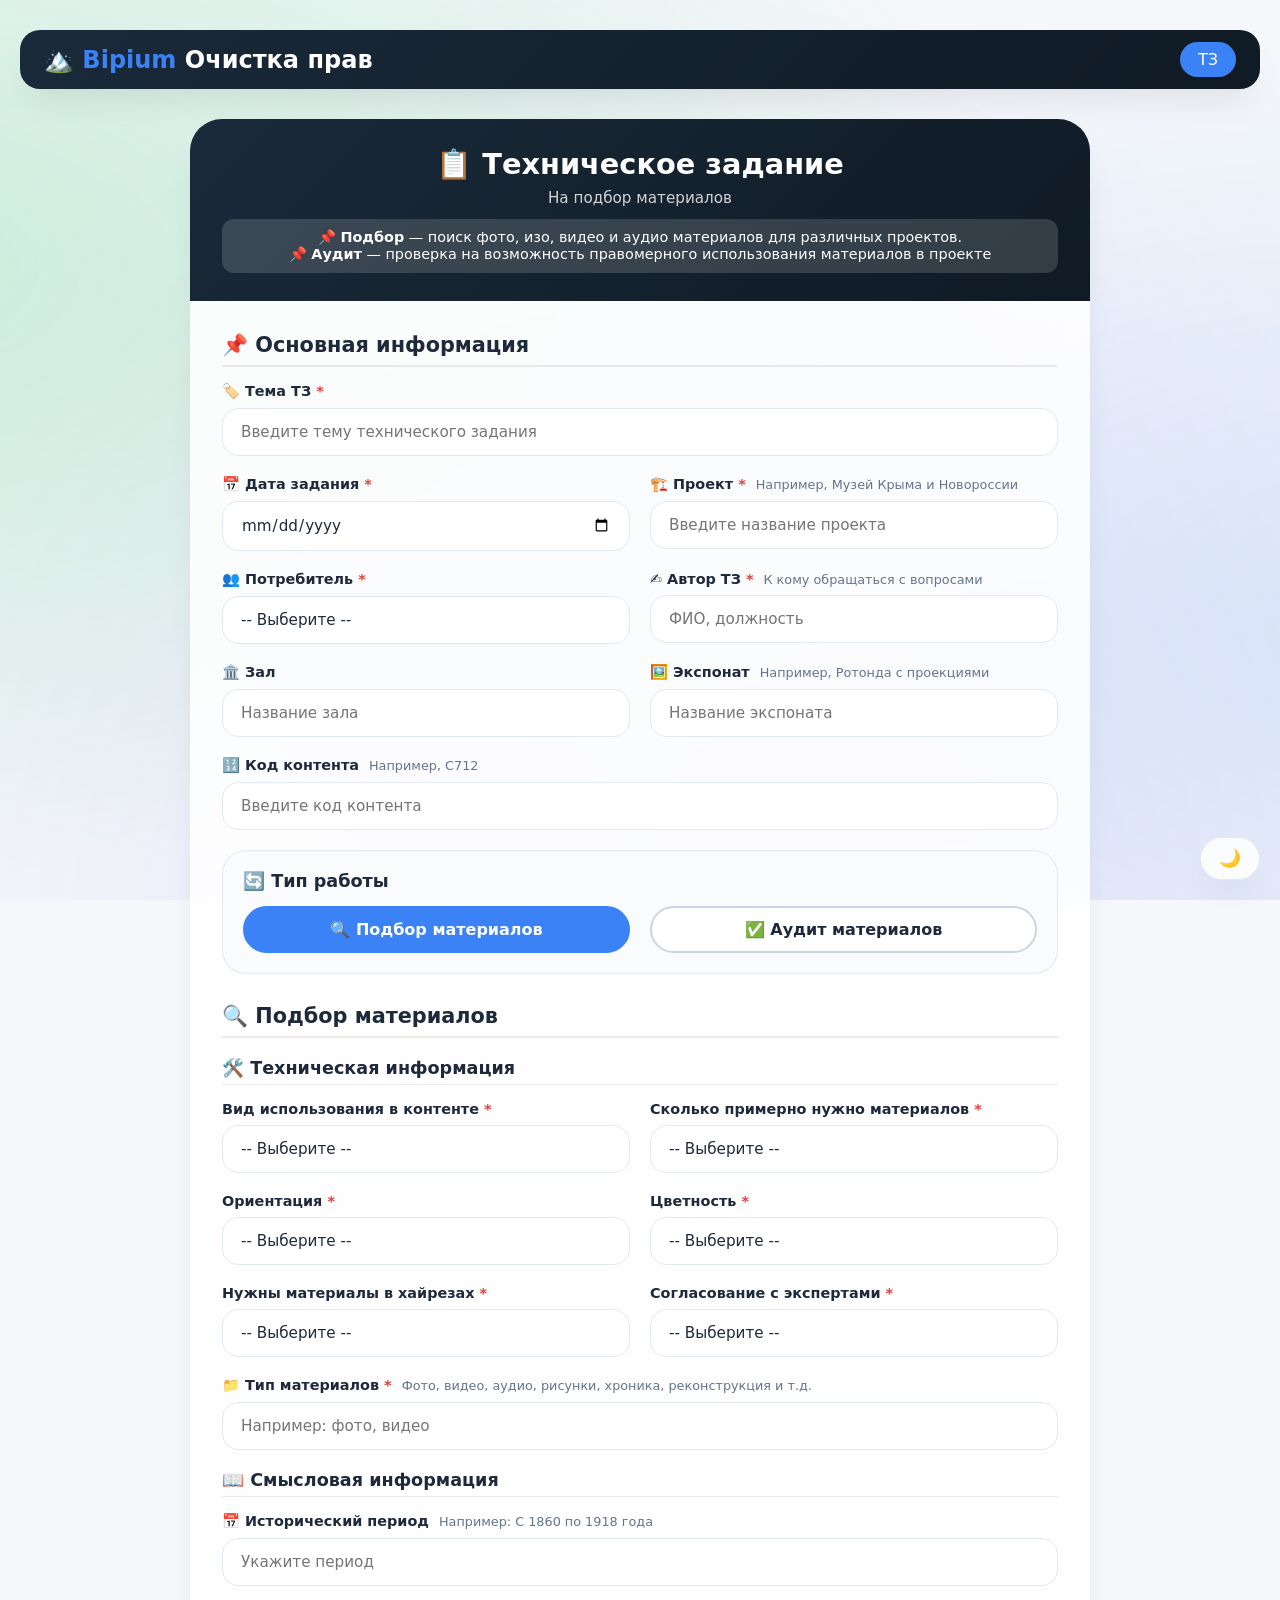
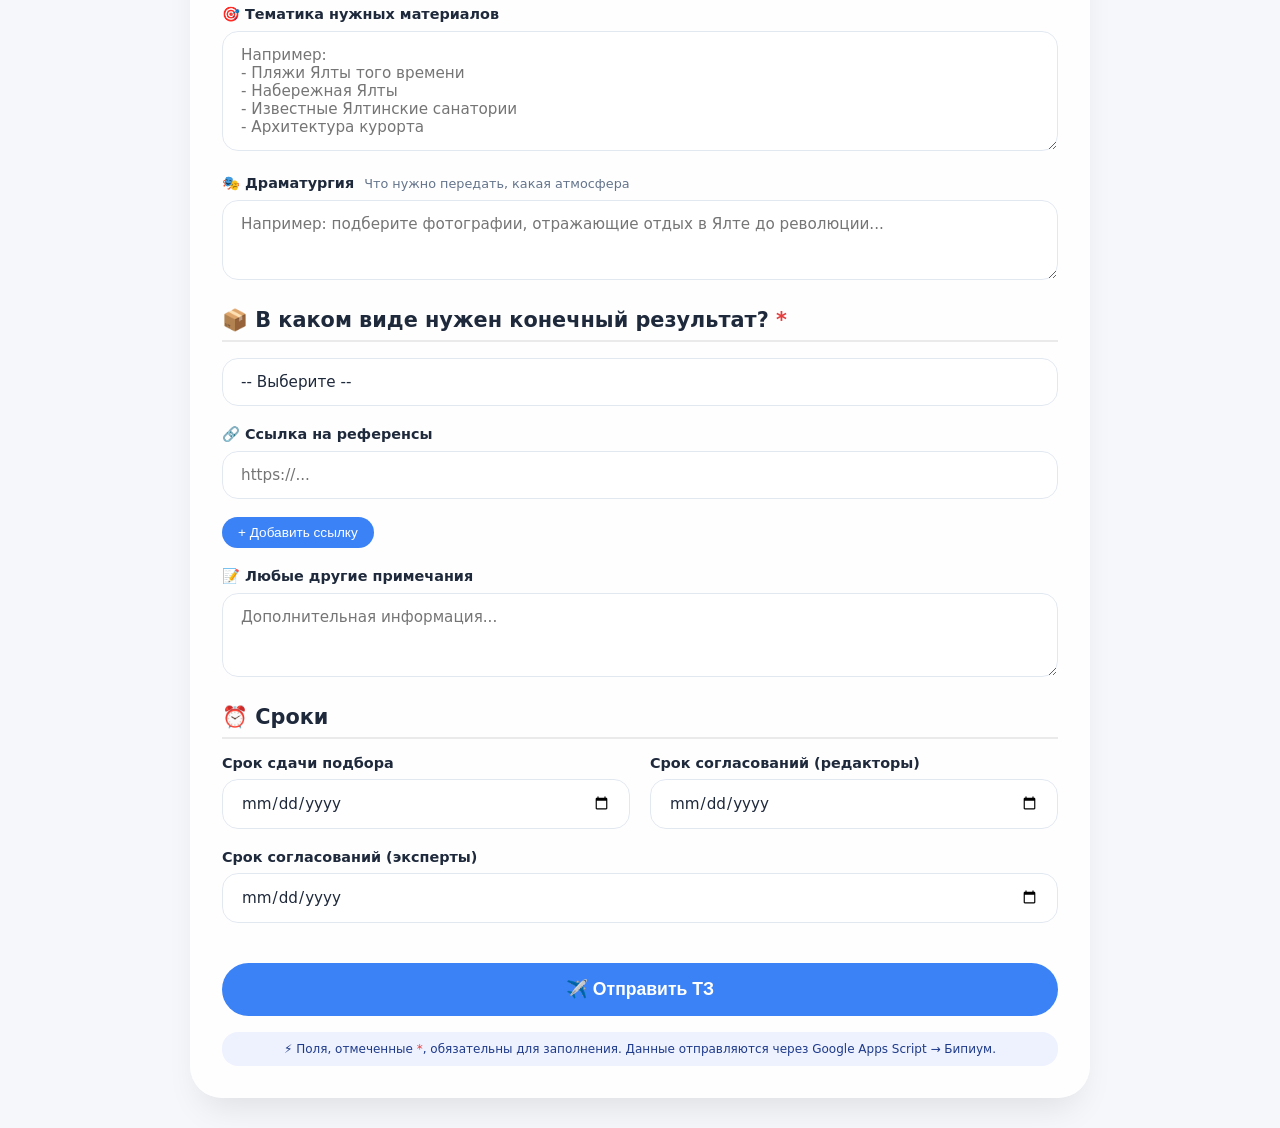
<file: tz_for_op.html>
<!DOCTYPE html>
<html lang="ru">
<head>
    <meta charset="UTF-8">
    <meta name="viewport" content="width=device-width, initial-scale=1.0, user-scalable=yes">
    <title>ТЗ на подбор материалов</title>
    <link rel="stylesheet" href="style.css">
    <style>
        /* Дополнительные стили для читаемости подсказок */
        .page-header .info {
            background: rgba(255,255,255,0.15) !important;
            color: white !important;
        }
        .page-header .info strong {
            color: white !important;
        }
    </style>
</head>
<body>
    
<!-- Эффект северного сияния (фон) -->
<div class="aurora-bg"></div>
    
<!-- Кнопка переключения темы (фиксирована внизу справа) -->
<button class="theme-toggle" id="themeToggle">🌙</button>

<!-- Фоновые слои для анимации -->
<div class="bg-layer"></div>
<div class="particles" id="particles"></div>

<div class="header-nav">
    <a href="tz_for_op.html" class="logo">🏔️ <span>Bipium</span> Очистка прав</a>
    <div class="nav-links">
        <a href="tz_for_op.html" class="active">ТЗ</a>
    </div>
</div>

<div class="container">
    <div class="page-header">
        <h1>📋 Техническое задание</h1>
        <p>На подбор материалов</p>
        <div class="info" style="background: rgba(255,255,255,0.15); margin-top: 12px; padding: 10px 15px; border-radius: 12px; color: white; font-size: 0.9rem;">
            📌 <strong>Подбор</strong> — поиск фото, изо, видео и аудио материалов для различных проектов.<br>
            📌 <strong>Аудит</strong> — проверка на возможность правомерного использования материалов в проекте
        </div>
    </div>
    <div class="content">
        <!-- ОСНОВНАЯ ИНФОРМАЦИЯ -->
        <div class="section-title">📌 Основная информация</div>
        
        <div class="field-group">
            <label>🏷️ Тема ТЗ <span style="color: #e53e3e;">*</span></label>
            <div class="input-wrapper">
                <input type="text" id="topic" placeholder="Введите тему технического задания" required>
                <div class="input-glow"></div>
            </div>
        </div>
        
        <div class="row-2">
            <div class="field-group">
                <label>📅 Дата задания <span style="color: #e53e3e;">*</span></label>
                <div class="input-wrapper">
                    <input type="date" id="task_date" required>
                    <div class="input-glow"></div>
                </div>
            </div>
            <div class="field-group">
                <label>🏗️ Проект <span style="color: #e53e3e;">*</span> <span class="hint">Например, Музей Крыма и Новороссии</span></label>
                <div class="input-wrapper">
                    <input type="text" id="project" placeholder="Введите название проекта" required>
                    <div class="input-glow"></div>
                </div>
            </div>
        </div>

        <div class="row-2">
            <div class="field-group">
                <label>👥 Потребитель <span style="color: #e53e3e;">*</span></label>
                <div class="input-wrapper">
                    <select id="consumer">
                        <option value="">-- Выберите --</option>
                        <option value="Редакция">Редакция</option>
                        <option value="Отдел контента">Отдел контента</option>
                        <option value="Другое">Другое</option>
                    </select>
                    <div class="input-glow"></div>
                </div>
            </div>
            <div class="field-group">
                <label>✍️ Автор ТЗ <span style="color: #e53e3e;">*</span> <span class="hint">К кому обращаться с вопросами</span></label>
                <div class="input-wrapper">
                    <input type="text" id="author" placeholder="ФИО, должность" required>
                    <div class="input-glow"></div>
                </div>
            </div>
        </div>

        <div class="row-2">
            <div class="field-group">
                <label>🏛️ Зал</label>
                <div class="input-wrapper">
                    <input type="text" id="hall" placeholder="Название зала">
                    <div class="input-glow"></div>
                </div>
            </div>
            <div class="field-group">
                <label>🖼️ Экспонат <span class="hint">Например, Ротонда с проекциями</span></label>
                <div class="input-wrapper">
                    <input type="text" id="exhibit" placeholder="Название экспоната">
                    <div class="input-glow"></div>
                </div>
            </div>
        </div>

        <div class="field-group">
            <label>🔢 Код контента <span class="hint">Например, C712</span></label>
            <div class="input-wrapper">
                <input type="text" id="content_code" placeholder="Введите код контента">
                <div class="input-glow"></div>
            </div>
        </div>

        <!-- ПЕРЕКЛЮЧАТЕЛЬ РЕЖИМОВ -->
        <div class="mode-switch">
            <h3>🔄 Тип работы</h3>
            <div class="mode-buttons">
                <div class="mode-btn active" data-mode="search">🔍 Подбор материалов</div>
                <div class="mode-btn" data-mode="audit">✅ Аудит материалов</div>
            </div>
        </div>

        <!-- РАЗДЕЛ: ПОДБОР МАТЕРИАЛОВ -->
        <div id="searchSection" class="form-section active-section">
            <div class="section-title">🔍 Подбор материалов</div>
            <div class="section-subtitle">🛠️ Техническая информация</div>
            
            <div class="row-2">
                <div class="field-group">
                    <label>Вид использования в контенте <span style="color: #e53e3e;">*</span></label>
                    <div class="input-wrapper">
                        <select id="use_type_search">
                            <option value="">-- Выберите --</option>
                            <option value="Полиграфия">Полиграфия</option>
                            <option value="Мультимедиа">Мультимедиа</option>
                            <option value="Бутафория">Бутафория</option>
                            <option value="Аудио">Аудио</option>
                        </select>
                        <div class="input-glow"></div>
                    </div>
                </div>
                <div class="field-group">
                    <label>Сколько примерно нужно материалов <span style="color: #e53e3e;">*</span></label>
                    <div class="input-wrapper">
                        <select id="amount_search">
                            <option value="">-- Выберите --</option>
                            <option value="Минимум 20">Минимум 20</option>
                            <option value="Оптимум 50">Оптимум 50</option>
                            <option value="Максимум 100">Максимум 100</option>
                        </select>
                        <div class="input-glow"></div>
                    </div>
                </div>
            </div>

            <div class="row-2">
                <div class="field-group">
                    <label>Ориентация <span style="color: #e53e3e;">*</span></label>
                    <div class="input-wrapper">
                        <select id="orientation_search">
                            <option value="">-- Выберите --</option>
                            <option value="вертикальная">Вертикальная</option>
                            <option value="горизонтальная">Горизонтальная</option>
                            <option value="не важно">Не важно</option>
                        </select>
                        <div class="input-glow"></div>
                    </div>
                </div>
                <div class="field-group">
                    <label>Цветность <span style="color: #e53e3e;">*</span></label>
                    <div class="input-wrapper">
                        <select id="color_search">
                            <option value="">-- Выберите --</option>
                            <option value="ЧБ">Ч/Б</option>
                            <option value="цветное">Цветное</option>
                            <option value="не важно">Не важно</option>
                        </select>
                        <div class="input-glow"></div>
                    </div>
                </div>
            </div>

            <div class="row-2">
                <div class="field-group">
                    <label>Нужны материалы в хайрезах <span style="color: #e53e3e;">*</span></label>
                    <div class="input-wrapper">
                        <select id="highres_search">
                            <option value="">-- Выберите --</option>
                            <option value="да">Да, нужны</option>
                            <option value="нет">Нет</option>
                            <option value="не важно">Не важно</option>
                        </select>
                        <div class="input-glow"></div>
                    </div>
                </div>
                <div class="field-group">
                    <label>Согласование с экспертами <span style="color: #e53e3e;">*</span></label>
                    <div class="input-wrapper">
                        <select id="experts_search">
                            <option value="">-- Выберите --</option>
                            <option value="Не требуется">Не требуется</option>
                            <option value="Требуется">Требуется</option>
                        </select>
                        <div class="input-glow"></div>
                    </div>
                </div>
            </div>

            <div class="field-group">
                <label>📁 Тип материалов <span style="color: #e53e3e;">*</span> <span class="hint">Фото, видео, аудио, рисунки, хроника, реконструкция и т.д.</span></label>
                <div class="input-wrapper">
                    <input type="text" id="material_type_search" placeholder="Например: фото, видео" required>
                    <div class="input-glow"></div>
                </div>
            </div>

            <div class="section-subtitle">📖 Смысловая информация</div>

            <div class="field-group">
                <label>📅 Исторический период <span class="hint">Например: С 1860 по 1918 года</span></label>
                <div class="input-wrapper">
                    <input type="text" id="historical_period" placeholder="Укажите период">
                    <div class="input-glow"></div>
                </div>
            </div>

            <div class="field-group">
                <label>🎯 Тематика нужных материалов</label>
                <div class="input-wrapper">
                    <textarea id="topics" rows="5" placeholder="Например:&#10;- Пляжи Ялты того времени&#10;- Набережная Ялты&#10;- Известные Ялтинские санатории&#10;- Архитектура курорта"></textarea>
                    <div class="input-glow"></div>
                </div>
            </div>

            <div class="field-group">
                <label>🎭 Драматургия <span class="hint">Что нужно передать, какая атмосфера</span></label>
                <div class="input-wrapper">
                    <textarea id="dramaturgy" rows="2" placeholder="Например: подберите фотографии, отражающие отдых в Ялте до революции..."></textarea>
                    <div class="input-glow"></div>
                </div>
            </div>
        </div>

        <!-- РАЗДЕЛ: АУДИТ МАТЕРИАЛОВ -->
        <div id="auditSection" class="form-section">
            <div class="section-title">✅ Аудит материалов</div>
            <div class="section-subtitle">🛠️ Техническая информация</div>

            <div class="row-2">
                <div class="field-group">
                    <label>Вид использования в контенте <span style="color: #e53e3e;">*</span></label>
                    <div class="input-wrapper">
                        <select id="use_type_audit">
                            <option value="">-- Выберите --</option>
                            <option value="Полиграфия">Полиграфия</option>
                            <option value="Мультимедиа">Мультимедиа</option>
                            <option value="Бутафория">Бутафория</option>
                            <option value="Аудио">Аудио</option>
                        </select>
                        <div class="input-glow"></div>
                    </div>
                </div>
                <div class="field-group">
                    <label>Нужны материалы в хайрезах <span style="color: #e53e3e;">*</span></label>
                    <div class="input-wrapper">
                        <select id="highres_audit">
                            <option value="">-- Выберите --</option>
                            <option value="да">Да, нужны</option>
                            <option value="нет">Нет</option>
                            <option value="не важно">Не важно</option>
                        </select>
                        <div class="input-glow"></div>
                    </div>
                </div>
            </div>

            <div class="row-2">
                <div class="field-group">
                    <label>Согласование с экспертами <span style="color: #e53e3e;">*</span></label>
                    <div class="input-wrapper">
                        <select id="experts_audit">
                            <option value="">-- Выберите --</option>
                            <option value="Не требуется">Не требуется</option>
                            <option value="Требуется">Требуется</option>
                        </select>
                        <div class="input-glow"></div>
                    </div>
                </div>
                <div class="field-group">
                    <label>📁 Тип материалов <span style="color: #e53e3e;">*</span> <span class="hint">Фото, видео, аудио, рисунки и т.д.</span></label>
                    <div class="input-wrapper">
                        <input type="text" id="material_type_audit" placeholder="Например: фото, видео" required>
                        <div class="input-glow"></div>
                    </div>
                </div>
            </div>

            <!-- БЛОК ССЫЛОК НА ПОДОБРАННЫЕ МАТЕРИАЛЫ (для Аудита, до 5) -->
            <div class="field-group" id="materialsLinksGroup">
                <label>🔗 Ссылки на подобранные материалы</label>
                <div id="materialsLinksContainer">
                    <div class="reference-item" id="mat_ref_0">
                        <div class="input-wrapper" style="flex: 1;">
                            <input type="url" class="materials-ref-input" placeholder="https://...">
                            <div class="input-glow"></div>
                        </div>
                        <button type="button" class="remove-ref-btn" onclick="removeMaterialLink(0)">🗑️ Удалить</button>
                    </div>
                </div>
                <button type="button" id="addMaterialLinkBtn" class="add-ref-btn" onclick="addMaterialLinkField()">+ Добавить ссылку</button>
            </div>
            
            <!-- ЗАГОЛОВОК ДЛЯ АУДИТА -->
            <div class="section-title" id="auditResultTitle">📦 В каком виде нужен конечный результат? <span style="color: #e53e3e;">*</span></div>
            
            <div class="field-group" id="auditResultGroup">
                <div class="input-wrapper">
                    <select id="result_format_audit">
                        <option value="">-- Выберите --</option>
                        <option value="Вид в БД (выгрузка — публичный)">Вид в БД (выгрузка — публичный)</option>
                        <option value="Вид в БД (ссылка для авторизованного доступа)">Вид в БД (ссылка для авторизованного доступа)</option>
                        <option value="Ссылка на папку в облачном хранилище">Ссылка на папку в облачном хранилище</option>
                        <option value="Таблица с комментариями">Таблица с комментариями</option>
                    </select>
                    <div class="input-glow"></div>
                </div>
            </div>
        </div>

        <!-- ПОДВАЛ: результат + референсы + сроки (видно всегда, но для Подбора) -->
        <div class="section-title" id="referencesTitle">📦 В каком виде нужен конечный результат? <span style="color: #e53e3e;">*</span></div>
        
        <div class="field-group" id="resultFormatGroup">
            <div class="input-wrapper">
                <select id="result_format">
                    <option value="">-- Выберите --</option>
                    <option value="Вид в БД (выгрузка — публичный)">Вид в БД (выгрузка — публичный)</option>
                    <option value="Вид в БД (ссылка для авторизованного доступа)">Вид в БД (ссылка для авторизованного доступа)</option>
                    <option value="Ссылка на папку в облачном хранилище">Ссылка на папку в облачном хранилище</option>
                    <option value="Таблица с комментариями">Таблица с комментариями</option>
                </select>
                <div class="input-glow"></div>
            </div>
        </div>

        <!-- БЛОК ССЫЛОК НА РЕФЕРЕНСЫ (только для Подбора, до 5) -->
        <div class="field-group" id="referencesGroup">
            <label>🔗 Ссылка на референсы</label>
            <div id="referencesContainer">
                <div class="reference-item" id="ref_0">
                    <div class="input-wrapper" style="flex: 1;">
                        <input type="url" class="ref-input" placeholder="https://...">
                        <div class="input-glow"></div>
                    </div>
                    <button type="button" class="remove-ref-btn" onclick="removeReference(0)">🗑️ Удалить</button>
                </div>
            </div>
            <button type="button" id="addRefBtn" class="add-ref-btn" onclick="addReferenceField()">+ Добавить ссылку</button>
        </div>

        <div class="field-group">
            <label>📝 Любые другие примечания</label>
            <div class="input-wrapper">
                <textarea id="notes" rows="3" placeholder="Дополнительная информация..."></textarea>
                <div class="input-glow"></div>
            </div>
        </div>

        <div class="section-title">⏰ Сроки</div>
        
        <div class="row-2">
            <div class="field-group">
                <label>Срок сдачи подбора</label>
                <div class="input-wrapper">
                    <input type="date" id="deadline_search">
                    <div class="input-glow"></div>
                </div>
            </div>
            <div class="field-group">
                <label>Срок согласований (редакторы)</label>
                <div class="input-wrapper">
                    <input type="date" id="deadline_editors">
                    <div class="input-glow"></div>
                </div>
            </div>
        </div>

        <div class="field-group">
            <label>Срок согласований (эксперты)</label>
            <div class="input-wrapper">
                <input type="date" id="deadline_experts">
                <div class="input-glow"></div>
            </div>
        </div>

        <button type="button" class="submit-btn" id="submitBtn">✈️ Отправить ТЗ</button>
        <div id="resultMessage" class="message" style="display: none;"></div>
        <div class="info">
            ⚡ Поля, отмеченные <span style="color: #e53e3e;">*</span>, обязательны для заполнения. Данные отправляются через Google Apps Script → Бипиум.
        </div>
    </div>
</div>

<script>
    // ========== ВАШ URL ОТ GOOGLE APPS SCRIPT ==========
    const WEBHOOK_URL = "https://script.google.com/macros/s/AKfycby5zWxhvzCMkAIXCWvQAqQeTQDNECgZZ5d-zrCO3SPvtTiCh6nB6fiq4kqSUErlU9Z7Ew/exec";

    // ========== ТЕМА (светлая/тёмная) ==========
    function toggleTheme() {
        const html = document.documentElement;
        const currentTheme = html.getAttribute('data-theme');
        const btn = document.getElementById('themeToggle');
        
        if (currentTheme === 'dark') {
            html.removeAttribute('data-theme');
            btn.innerHTML = '🌙';
            localStorage.setItem('theme', 'light');
        } else {
            html.setAttribute('data-theme', 'dark');
            btn.innerHTML = '☀️';
            localStorage.setItem('theme', 'dark');
        }
    }

    // Загрузка сохранённой темы
    const savedTheme = localStorage.getItem('theme');
    if (savedTheme === 'dark') {
        document.documentElement.setAttribute('data-theme', 'dark');
        const btn = document.getElementById('themeToggle');
        if (btn) btn.innerHTML = '☀️';
    }

    document.getElementById('themeToggle')?.addEventListener('click', toggleTheme);

    // ========== ПЛАВАЮЩИЕ ЧАСТИЦЫ ==========
    (function createParticles() {
        const container = document.getElementById('particles');
        if (!container) return;
        const colors = [
            'rgba(34,197,94,0.4)',
            'rgba(59,130,246,0.3)',
            'rgba(139,92,246,0.3)',
            'rgba(234,179,8,0.2)'
        ];
        for (let i = 0; i < 30; i++) {
            const p = document.createElement('div');
            p.className = 'particle';
            const size = Math.random() * 4 + 2;
            p.style.width = size + 'px';
            p.style.height = size + 'px';
            p.style.left = Math.random() * 100 + '%';
            p.style.background = colors[Math.floor(Math.random() * colors.length)];
            p.style.animationDuration = (Math.random() * 15 + 10) + 's';
            p.style.animationDelay = (Math.random() * 10) + 's';
            container.appendChild(p);
        }
    })();

    // ========== УПРАВЛЕНИЕ ССЫЛКАМИ НА РЕФЕРЕНСЫ (ПОДБОР) ==========
    let refCounter = 1;
    const MAX_REFS = 5;

    window.updateRemoveButtons = function() {
        const refItems = document.querySelectorAll('#referencesContainer .reference-item');
        refItems.forEach(item => {
            const btn = item.querySelector('.remove-ref-btn');
            if (refItems.length === 1) {
                if (btn) btn.style.display = 'none';
            } else {
                if (btn) btn.style.display = 'block';
            }
        });
    }

    window.addReferenceField = function() {
        const container = document.getElementById('referencesContainer');
        const currentCount = document.querySelectorAll('#referencesContainer .reference-item').length;
        
        if (currentCount >= MAX_REFS) {
            const addBtn = document.getElementById('addRefBtn');
            if (addBtn) addBtn.disabled = true;
            return;
        }
        
        const newId = refCounter++;
        const newItem = document.createElement('div');
        newItem.className = 'reference-item';
        newItem.id = `ref_${newId}`;
        newItem.innerHTML = `
            <div class="input-wrapper" style="flex: 1;">
                <input type="url" class="ref-input" placeholder="https://...">
                <div class="input-glow"></div>
            </div>
            <button type="button" class="remove-ref-btn" onclick="removeReference(${newId})">🗑️ Удалить</button>
        `;
        container.appendChild(newItem);
        
        const addBtn = document.getElementById('addRefBtn');
        if (currentCount + 1 >= MAX_REFS) {
            addBtn.disabled = true;
        }
        
        window.updateRemoveButtons();
    }

    window.removeReference = function(id) {
        const item = document.getElementById(`ref_${id}`);
        if (item) {
            item.remove();
            const currentCount = document.querySelectorAll('#referencesContainer .reference-item').length;
            const addBtn = document.getElementById('addRefBtn');
            if (addBtn && currentCount < MAX_REFS) {
                addBtn.disabled = false;
            }
            window.updateRemoveButtons();
        }
    }

    function getAllReferences() {
        const inputs = document.querySelectorAll('.ref-input');
        const refs = {};
        const totalSlots = 5;
        
        for (let i = 1; i <= totalSlots; i++) {
            const input = inputs[i - 1];
            const val = input ? input.value.trim() : "";
            refs[`reference_${i}`] = val;
        }
        return refs;
    }

    // ========== УПРАВЛЕНИЕ ССЫЛКАМИ НА ПОДОБРАННЫЕ МАТЕРИАЛЫ (АУДИТ) ==========
    let materialRefCounter = 1;
    const MAX_MATERIAL_REFS = 5;

    window.updateMaterialRemoveButtons = function() {
        const refItems = document.querySelectorAll('#materialsLinksContainer .reference-item');
        refItems.forEach(item => {
            const btn = item.querySelector('.remove-ref-btn');
            if (refItems.length === 1) {
                if (btn) btn.style.display = 'none';
            } else {
                if (btn) btn.style.display = 'block';
            }
        });
    }

    window.addMaterialLinkField = function() {
        const container = document.getElementById('materialsLinksContainer');
        const currentCount = document.querySelectorAll('#materialsLinksContainer .reference-item').length;
        
        if (currentCount >= MAX_MATERIAL_REFS) {
            const addBtn = document.getElementById('addMaterialLinkBtn');
            if (addBtn) addBtn.disabled = true;
            return;
        }
        
        const newId = materialRefCounter++;
        const newItem = document.createElement('div');
        newItem.className = 'reference-item';
        newItem.id = `mat_ref_${newId}`;
        newItem.innerHTML = `
            <div class="input-wrapper" style="flex: 1;">
                <input type="url" class="materials-ref-input" placeholder="https://...">
                <div class="input-glow"></div>
            </div>
            <button type="button" class="remove-ref-btn" onclick="removeMaterialLink(${newId})">🗑️ Удалить</button>
        `;
        container.appendChild(newItem);
        
        const addBtn = document.getElementById('addMaterialLinkBtn');
        if (currentCount + 1 >= MAX_MATERIAL_REFS) {
            addBtn.disabled = true;
        }
        
        window.updateMaterialRemoveButtons();
    }

    window.removeMaterialLink = function(id) {
        const item = document.getElementById(`mat_ref_${id}`);
        if (item) {
            item.remove();
            const currentCount = document.querySelectorAll('#materialsLinksContainer .reference-item').length;
            const addBtn = document.getElementById('addMaterialLinkBtn');
            if (addBtn && currentCount < MAX_MATERIAL_REFS) {
                addBtn.disabled = false;
            }
            window.updateMaterialRemoveButtons();
        }
    }

    function getAllMaterialLinks() {
        const inputs = document.querySelectorAll('.materials-ref-input');
        const refs = {};
        const totalSlots = 5;
        
        for (let i = 1; i <= totalSlots; i++) {
            const input = inputs[i - 1];
            const val = input ? input.value.trim() : "";
            refs[`materials_link_${i}`] = val;
        }
        return refs;
    }

    // ========== ОСТАЛЬНОЙ КОД ==========
    const modeBtns = document.querySelectorAll('.mode-btn');
    const searchSection = document.getElementById('searchSection');
    const auditSection = document.getElementById('auditSection');
    const referencesGroup = document.getElementById('referencesGroup');
    const referencesTitle = document.getElementById('referencesTitle');
    const resultFormatGroup = document.getElementById('resultFormatGroup');
    let currentMode = 'search';

    function toggleReferencesField() {
        if (currentMode === 'audit') {
            if (referencesGroup) referencesGroup.style.display = 'none';
            if (referencesTitle) referencesTitle.style.display = 'none';
            if (resultFormatGroup) resultFormatGroup.style.display = 'none';
        } else {
            if (referencesGroup) referencesGroup.style.display = 'block';
            if (referencesTitle) referencesTitle.style.display = 'block';
            if (resultFormatGroup) resultFormatGroup.style.display = 'block';
        }
    }

    modeBtns.forEach(btn => {
        btn.addEventListener('click', () => {
            modeBtns.forEach(b => b.classList.remove('active'));
            btn.classList.add('active');
            
            if (btn.dataset.mode === 'search') {
                currentMode = 'search';
                searchSection.classList.add('active-section');
                auditSection.classList.remove('active-section');
            } else {
                currentMode = 'audit';
                searchSection.classList.remove('active-section');
                auditSection.classList.add('active-section');
            }
            toggleReferencesField();
        });
    });

    const submitBtn = document.getElementById('submitBtn');
    const resultDiv = document.getElementById('resultMessage');

    function showMessage(text, type) {
        resultDiv.style.display = "block";
        resultDiv.textContent = text;
        resultDiv.className = `message ${type}`;
        setTimeout(() => {
            resultDiv.style.display = "none";
        }, 5000);
    }

    function getValueOrEmpty(elementId) {
        const element = document.getElementById(elementId);
        return element ? element.value : "";
    }

    function collectData() {
        const baseData = {
            topic: getValueOrEmpty('topic'),
            task_date: getValueOrEmpty('task_date'),
            project: getValueOrEmpty('project'),
            consumer: getValueOrEmpty('consumer'),
            author: getValueOrEmpty('author'),
            hall: getValueOrEmpty('hall'),
            exhibit: getValueOrEmpty('exhibit'),
            content_code: getValueOrEmpty('content_code'),
            work_type: currentMode === 'search' ? 'Подбор материалов' : 'Аудит материалов',
            notes: getValueOrEmpty('notes'),
            deadline_search: getValueOrEmpty('deadline_search'),
            deadline_editors: getValueOrEmpty('deadline_editors'),
            deadline_experts: getValueOrEmpty('deadline_experts'),
            timestamp: new Date().toISOString()
        };

        if (currentMode === 'search') {
            const references = getAllReferences();
            return {
                ...baseData,
                ...references,
                result_format: getValueOrEmpty('result_format'),
                search_use_type: getValueOrEmpty('use_type_search'),
                search_amount: getValueOrEmpty('amount_search'),
                search_orientation: getValueOrEmpty('orientation_search'),
                search_color: getValueOrEmpty('color_search'),
                search_highres: getValueOrEmpty('highres_search'),
                search_experts: getValueOrEmpty('experts_search'),
                search_material_type: getValueOrEmpty('material_type_search'),
                search_historical_period: getValueOrEmpty('historical_period'),
                search_topics: getValueOrEmpty('topics'),
                search_dramaturgy: getValueOrEmpty('dramaturgy')
            };
        } else {
            const materialLinks = getAllMaterialLinks();
            return {
                ...baseData,
                ...materialLinks,
                result_format: getValueOrEmpty('result_format_audit'),
                audit_use_type: getValueOrEmpty('use_type_audit'),
                audit_highres: getValueOrEmpty('highres_audit'),
                audit_experts: getValueOrEmpty('experts_audit'),
                audit_material_type: getValueOrEmpty('material_type_audit')
            };
        }
    }

    function validateRequiredSelect(selectId, fieldName) {
        const value = document.getElementById(selectId).value;
        if (!value || value === "") {
            showMessage(`Пожалуйста, выберите значение в поле "${fieldName}"`, "error");
            return false;
        }
        return true;
    }

    async function sendToWebhook(payload, turnstileToken) {
        if (!WEBHOOK_URL) {
            showMessage("⚠️ Вебхук не настроен", "error");
            console.log("📦 Данные:", payload);
            return false;
        }

        try {
            const response = await fetch(WEBHOOK_URL, {
                method: "POST",
                mode: "no-cors",
                headers: {
                    "Content-Type": "application/json",
                },
                body: JSON.stringify({
                    turnstileToken: turnstileToken,
                    formData: payload
                }),
            });
            
            showMessage("✅ ТЗ отправлено! Данные переданы в систему.", "success");
            return true;
            
        } catch (error) {
            console.error("Ошибка:", error);
            showMessage("⚠️ Ошибка при отправке. Попробуйте ещё раз.", "error");
            return false;
        }
    }

    submitBtn.addEventListener("click", async () => {
        const turnstileToken = "disabled";

        const topic = document.getElementById('topic').value.trim();
        const project = document.getElementById('project').value.trim();
        const author = document.getElementById('author').value.trim();
        const task_date = document.getElementById('task_date').value;
        let materialType = currentMode === 'search' 
            ? document.getElementById('material_type_search').value.trim()
            : document.getElementById('material_type_audit').value.trim();
        
        if (!topic) {
            showMessage("Пожалуйста, заполните обязательное поле «Тема ТЗ»", "error");
            return;
        }
        if (!project) {
            showMessage("Пожалуйста, заполните обязательное поле «Проект»", "error");
            return;
        }
        if (!author) {
            showMessage("Пожалуйста, заполните обязательное поле «Автор ТЗ»", "error");
            return;
        }
        if (!task_date) {
            showMessage("Пожалуйста, заполните обязательное поле «Дата задания»", "error");
            return;
        }
        if (!materialType) {
            showMessage("Пожалуйста, заполните обязательное поле «Тип материалов»", "error");
            return;
        }

        let selectValid = true;

        if (currentMode === 'search') {
            selectValid = validateRequiredSelect('consumer', 'Потребитель') && selectValid;
            selectValid = validateRequiredSelect('use_type_search', 'Вид использования в контенте') && selectValid;
            selectValid = validateRequiredSelect('amount_search', 'Сколько примерно нужно материалов') && selectValid;
            selectValid = validateRequiredSelect('orientation_search', 'Ориентация') && selectValid;
            selectValid = validateRequiredSelect('color_search', 'Цветность') && selectValid;
            selectValid = validateRequiredSelect('highres_search', 'Нужны материалы в хайрезах') && selectValid;
            selectValid = validateRequiredSelect('experts_search', 'Согласование с экспертами') && selectValid;
            selectValid = validateRequiredSelect('result_format', 'В каком виде нужен конечный результат') && selectValid;
        } else {
            selectValid = validateRequiredSelect('consumer', 'Потребитель') && selectValid;
            selectValid = validateRequiredSelect('use_type_audit', 'Вид использования в контенте') && selectValid;
            selectValid = validateRequiredSelect('highres_audit', 'Нужны материалы в хайрезах') && selectValid;
            selectValid = validateRequiredSelect('experts_audit', 'Согласование с экспертами') && selectValid;
            selectValid = validateRequiredSelect('result_format_audit', 'В каком виде нужен конечный результат') && selectValid;
        }

        if (!selectValid) return;

        const payload = collectData();
        
        const originalText = submitBtn.innerHTML;
        submitBtn.innerHTML = "⏳ Отправка...";
        submitBtn.disabled = true;

        await sendToWebhook(payload, turnstileToken);

        submitBtn.innerHTML = originalText;
        submitBtn.disabled = false;
    });

    // Инициализация
    toggleReferencesField();
    window.updateRemoveButtons();
    window.updateMaterialRemoveButtons();
</script>
</body>
</html>
</file>
<file: style.css>
/* style.css - общие стили для всего сайта с поддержкой тем */

:root {
    /* Светлая тема (по умолчанию) */
    --bg-primary: #f5f7fa;
    --bg-secondary: #ffffff;
    --bg-card: rgba(255, 255, 255, 0.85);
    --bg-header: linear-gradient(135deg, #1a2a3a 0%, #0f1a24 100%);
    --text-primary: #1e293b;
    --text-secondary: #64748b;
    --text-light: #ffffff;
    --border-color: rgba(0, 0, 0, 0.08);
    --input-bg: rgba(255, 255, 255, 0.95);
    --input-border: #e2e8f0;
    --shadow: 0 20px 35px -12px rgba(0, 0, 0, 0.1);
    --accent: #3b82f6;
    --accent-hover: #2563eb;
    --accent-glow: rgba(59, 130, 246, 0.2);
    --success-bg: #dcfce7;
    --success-text: #15803d;
    --error-bg: #fee2e2;
    --error-text: #b91c1c;
    --info-bg: #eef2ff;
    --info-text: #1e3a8a;
    --mode-switch-bg: rgba(248, 250, 252, 0.8);
    --mode-btn-bg: white;
    --mode-btn-border: #cbd5e1;
    --aurora-1: rgba(34, 197, 94, 0.2);
    --aurora-2: rgba(59, 130, 246, 0.15);
    --aurora-3: rgba(139, 92, 246, 0.1);
}

[data-theme="dark"] {
    --bg-primary: #0f172a;
    --bg-secondary: #1e293b;
    --bg-card: rgba(30, 41, 59, 0.75);
    --bg-header: linear-gradient(135deg, #0f172a 0%, #020617 100%);
    --text-primary: #f1f5f9;
    --text-secondary: #94a3b8;
    --text-light: #f1f5f9;
    --border-color: rgba(148, 163, 184, 0.15);
    --input-bg: rgba(15, 23, 42, 0.85);
    --input-border: rgba(148, 163, 184, 0.2);
    --shadow: 0 20px 35px -12px rgba(0, 0, 0, 0.4);
    --accent: #22c55e;
    --accent-hover: #16a34a;
    --accent-glow: rgba(34, 197, 94, 0.15);
    --success-bg: rgba(34, 197, 94, 0.15);
    --success-text: #22c55e;
    --error-bg: rgba(239, 68, 68, 0.15);
    --error-text: #f87171;
    --info-bg: rgba(59, 130, 246, 0.15);
    --info-text: #60a5fa;
    --mode-switch-bg: rgba(30, 41, 59, 0.7);
    --mode-btn-bg: rgba(15, 23, 42, 0.8);
    --mode-btn-border: rgba(148, 163, 184, 0.3);
    --aurora-1: rgba(34, 197, 94, 0.25);
    --aurora-2: rgba(59, 130, 246, 0.2);
    --aurora-3: rgba(139, 92, 246, 0.15);
}

* {
    margin: 0;
    padding: 0;
    box-sizing: border-box;
}

body {
    font-family: system-ui, -apple-system, 'Segoe UI', Roboto, 'Helvetica Neue', sans-serif;
    background: var(--bg-primary);
    color: var(--text-primary);
    min-height: 100vh;
    padding: 30px 20px;
    transition: background 0.3s ease, color 0.3s ease;
    position: relative;
}

/* Эффект северного сияния — на всю страницу, без обрезки */
.aurora-bg {
    position: fixed;
    top: 0;
    left: 0;
    right: 0;
    bottom: 0;
    width: 100%;
    height: 100%;
    z-index: 0;
    pointer-events: none;
    overflow: hidden;
}

.aurora-bg::before {
    content: '';
    position: absolute;
    top: -50%;
    left: -50%;
    width: 200%;
    height: 200%;
    background: 
        radial-gradient(ellipse at 20% 40%, var(--aurora-1) 0%, transparent 40%),
        radial-gradient(ellipse at 80% 60%, var(--aurora-2) 0%, transparent 40%),
        radial-gradient(ellipse at 50% 80%, var(--aurora-3) 0%, transparent 50%);
    animation: auroraShift 12s ease-in-out infinite;
}

@keyframes auroraShift {
    0%, 100% {
        transform: translate(0, 0) scale(1);
        opacity: 0.7;
    }
    33% {
        transform: translate(-2%, 1%) scale(1.08);
        opacity: 1;
    }
    66% {
        transform: translate(1%, -1%) scale(0.96);
        opacity: 0.8;
    }
}

/* Кнопка переключения темы (внизу) */
.theme-toggle {
    position: fixed;
    bottom: 20px;
    right: 20px;
    z-index: 1000;
    background: var(--bg-card);
    border: 1px solid var(--border-color);
    border-radius: 40px;
    padding: 10px 18px;
    cursor: pointer;
    backdrop-filter: blur(15px);
    font-size: 1.1rem;
    transition: all 0.3s ease;
    box-shadow: var(--shadow);
    color: var(--text-primary);
}

.theme-toggle:hover {
    transform: translateY(-3px);
    box-shadow: 0 4px 12px var(--accent-glow);
}

/* Плавающие частицы */
.particles {
    position: fixed;
    top: 0;
    left: 0;
    width: 100%;
    height: 100%;
    z-index: 0;
    pointer-events: none;
}

.particle {
    position: absolute;
    border-radius: 50%;
    opacity: 0;
    animation: floatParticle linear infinite;
}

@keyframes floatParticle {
    0% { transform: translateY(100vh) scale(0); opacity: 0; }
    10% { opacity: 0.4; }
    90% { opacity: 0.4; }
    100% { transform: translateY(-10vh) scale(1); opacity: 0; }
}

/* Шапка с навигацией */
.header-nav {
    background: var(--bg-header);
    border-radius: 20px;
    padding: 12px 24px;
    margin-bottom: 30px;
    display: flex;
    justify-content: space-between;
    align-items: center;
    flex-wrap: wrap;
    gap: 15px;
    box-shadow: var(--shadow);
    position: relative;
    z-index: 1;
    backdrop-filter: blur(5px);
}

.logo {
    color: var(--text-light);
    font-size: 1.5rem;
    font-weight: bold;
    text-decoration: none;
    transition: transform 0.2s;
}

.logo:hover {
    transform: translateY(-2px);
}

.logo span {
    color: var(--accent);
}

.nav-links {
    display: flex;
    gap: 10px;
    flex-wrap: wrap;
}

.nav-links a {
    color: var(--text-light);
    text-decoration: none;
    padding: 8px 18px;
    border-radius: 30px;
    transition: all 0.2s;
    font-weight: 500;
}

.nav-links a:hover {
    background: rgba(255, 255, 255, 0.15);
    transform: translateY(-2px);
}

.nav-links a.active {
    background: var(--accent);
}

/* Контейнер для контента */
.container {
    max-width: 900px;
    margin: 0 auto;
    background: var(--bg-card);
    backdrop-filter: blur(15px);
    border-radius: 32px;
    box-shadow: var(--shadow);
    overflow: hidden;
    position: relative;
    z-index: 1;
    animation: fadeInUp 0.6s ease-out both;
}

@keyframes fadeInUp {
    from { opacity: 0; transform: translateY(30px); }
    to { opacity: 1; transform: translateY(0); }
}

.container-narrow {
    max-width: 700px;
}

/* Заголовок страницы */
.page-header {
    background: var(--bg-header);
    color: var(--text-light);
    padding: 28px 32px;
    text-align: center;
}

.page-header h1 {
    font-size: 1.8rem;
    font-weight: 600;
}

.page-header p {
    margin-top: 8px;
    opacity: 0.8;
    font-size: 0.95rem;
}

/* Контентная часть */
.content {
    padding: 32px;
}

/* ========== СТИЛИ ДЛЯ ГЛАВНОЙ СТРАНИЦЫ ========== */
.welcome-text {
    font-size: 1.1rem;
    line-height: 1.6;
    color: var(--text-secondary);
    margin-bottom: 20px;
}

.feature-list {
    list-style: none;
    margin-top: 20px;
}

.feature-list li {
    padding: 10px 0;
    border-bottom: 1px solid var(--border-color);
    display: flex;
    align-items: center;
    gap: 12px;
    color: var(--text-primary);
}

.feature-list li:before {
    content: "✓";
    color: var(--accent);
    font-weight: bold;
    font-size: 1.2rem;
}

/* ========== КНОПКИ ========== */
.button-link {
    display: inline-block;
    background: var(--accent);
    color: white;
    text-decoration: none;
    padding: 12px 28px;
    border-radius: 40px;
    font-weight: 600;
    margin-top: 20px;
    transition: all 0.2s;
    border: none;
    cursor: pointer;
    font-size: 1rem;
    text-align: center;
}

.button-link:hover {
    background: var(--accent-hover);
    transform: translateY(-2px);
    color: white;
    text-decoration: none;
}

.submit-button-main {
    width: 100%;
    background: var(--accent);
    color: white;
    border: none;
    padding: 14px;
    font-size: 1.1rem;
    font-weight: 600;
    border-radius: 40px;
    cursor: pointer;
    transition: all 0.2s;
    margin-top: 10px;
}

.submit-button-main:hover {
    background: var(--accent-hover);
    transform: scale(0.98);
}

/* ========== СТИЛИ ДЛЯ СТРАНИЦЫ ТЗ ========== */
.field-group {
    margin-bottom: 20px;
    animation: fieldFade 0.5s ease-out both;
}

.field-group:nth-child(1) { animation-delay: 0.05s; }
.field-group:nth-child(2) { animation-delay: 0.1s; }
.field-group:nth-child(3) { animation-delay: 0.15s; }
.field-group:nth-child(4) { animation-delay: 0.2s; }
.field-group:nth-child(5) { animation-delay: 0.25s; }
.field-group:nth-child(6) { animation-delay: 0.3s; }

@keyframes fieldFade {
    from { opacity: 0; transform: translateX(-15px); }
    to { opacity: 1; transform: translateX(0); }
}

label {
    display: block;
    font-weight: 600;
    margin-bottom: 8px;
    color: var(--text-primary);
    font-size: 0.9rem;
}

label .hint {
    font-weight: normal;
    color: var(--text-secondary);
    font-size: 0.8rem;
    margin-left: 5px;
}

/* Обёртка для поля ввода с анимацией линии */
.input-wrapper {
    position: relative;
}

.input-wrapper input,
.input-wrapper textarea,
.input-wrapper select {
    width: 100%;
    padding: 14px 18px;
    font-size: 0.95rem;
    border: 1.5px solid var(--input-border);
    border-radius: 16px;
    background: var(--input-bg);
    color: var(--text-primary);
    transition: border-color 0.2s ease;
    font-family: inherit;
}

.input-wrapper input:focus,
.input-wrapper textarea:focus,
.input-wrapper select:focus {
    outline: none;
    border-color: var(--accent);
}

/* Анимация цветной линии внизу поля */
.input-glow {
    position: absolute;
    bottom: 0;
    left: 50%;
    width: 0;
    height: 2px;
    background: linear-gradient(90deg, transparent, var(--accent), var(--accent), transparent);
    border-radius: 2px;
    transition: all 0.4s cubic-bezier(0.4, 0, 0.2, 1);
    transform: translateX(-50%);
}

.input-wrapper:focus-within .input-glow {
    width: 80%;
}

textarea {
    resize: vertical;
    min-height: 80px;
}

select {
    cursor: pointer;
    appearance: none;
    background-image: url("data:image/svg+xml,%3Csvg xmlns='http://www.w3.org/2000/svg' width='16' height='16' fill='%2364748b' viewBox='0 0 16 16'%3E%3Cpath d='M1.5 5.5l6.5 6.5 6.5-6.5' stroke='%2364748b' stroke-width='2' fill='none' stroke-linecap='round' stroke-linejoin='round'/%3E%3C/svg%3E");
    background-repeat: no-repeat;
    background-position: right 16px center;
    padding-right: 44px;
}

.section-title {
    font-size: 1.3rem;
    font-weight: 600;
    color: var(--text-primary);
    margin: 24px 0 16px 0;
    padding-bottom: 8px;
    border-bottom: 2px solid var(--border-color);
}

.section-title:first-of-type {
    margin-top: 0;
}

.section-subtitle {
    font-size: 1.1rem;
    font-weight: 600;
    color: var(--text-primary);
    margin: 20px 0 16px 0;
    padding-bottom: 6px;
    border-bottom: 1.5px solid var(--border-color);
}

.mode-switch {
    background: var(--mode-switch-bg);
    padding: 20px;
    border-radius: 24px;
    margin: 20px 0 30px 0;
    border: 1px solid var(--border-color);
    backdrop-filter: blur(5px);
}

.mode-switch h3 {
    margin-bottom: 15px;
    color: var(--text-primary);
    font-size: 1.1rem;
}

.mode-buttons {
    display: flex;
    gap: 20px;
    flex-wrap: wrap;
}

.mode-btn {
    flex: 1;
    min-width: 180px;
    padding: 12px 20px;
    border: 2px solid var(--mode-btn-border);
    background: var(--mode-btn-bg);
    color: var(--text-primary);
    border-radius: 40px;
    font-size: 1rem;
    font-weight: 600;
    cursor: pointer;
    transition: all 0.2s;
    text-align: center;
}

.mode-btn.active {
    background: var(--accent);
    border-color: var(--accent);
    color: white;
}

.mode-btn:hover:not(.active) {
    border-color: var(--accent);
    background: var(--accent-glow);
}

.form-section {
    display: none;
    animation: fadeIn 0.3s ease;
}

.form-section.active-section {
    display: block;
}

@keyframes fadeIn {
    from { opacity: 0; transform: translateY(10px); }
    to { opacity: 1; transform: translateY(0); }
}

.row-2 {
    display: grid;
    grid-template-columns: 1fr 1fr;
    gap: 20px;
}

.submit-btn {
    width: 100%;
    background: var(--accent);
    color: white;
    border: none;
    padding: 16px;
    font-size: 1.1rem;
    font-weight: 600;
    border-radius: 40px;
    cursor: pointer;
    transition: all 0.2s;
    margin-top: 20px;
    position: relative;
    overflow: hidden;
}

.submit-btn::before {
    content: '';
    position: absolute;
    top: 0;
    left: -100%;
    width: 100%;
    height: 100%;
    background: linear-gradient(90deg, transparent, rgba(255,255,255,0.2), transparent);
    transition: left 0.5s ease;
}

.submit-btn:hover {
    background: var(--accent-hover);
    transform: scale(0.98);
}

.submit-btn:hover::before {
    left: 100%;
}

.submit-btn:disabled {
    opacity: 0.6;
    cursor: not-allowed;
}

.message {
    margin-top: 20px;
    padding: 12px;
    border-radius: 28px;
    text-align: center;
    font-size: 0.9rem;
    font-weight: 500;
}

.success {
    background: var(--success-bg);
    color: var(--success-text);
    border-left: 4px solid var(--accent);
}

.error {
    background: var(--error-bg);
    color: var(--error-text);
    border-left: 4px solid #ef4444;
}

.info {
    background: var(--info-bg);
    color: var(--info-text);
    font-size: 0.75rem;
    margin-top: 16px;
    text-align: center;
    padding: 10px;
    border-radius: 16px;
}

.status-group {
    background: var(--mode-switch-bg);
    padding: 20px 24px;
    border-radius: 24px;
    margin-bottom: 28px;
    border: 1px solid var(--border-color);
}

.status-group > label {
    margin-bottom: 16px;
    font-weight: 600;
    font-size: 0.95rem;
    color: var(--text-primary);
    display: block;
}

.status-option {
    display: flex;
    gap: 32px;
    flex-wrap: wrap;
    justify-content: center;
}

.status-option label {
    display: inline-flex;
    align-items: center;
    gap: 10px;
    background: var(--input-bg);
    padding: 10px 24px;
    border-radius: 50px;
    border: 1.5px solid var(--input-border);
    font-weight: 500;
    cursor: pointer;
    transition: all 0.2s ease;
    margin: 0;
    color: var(--text-primary);
}

.status-option label:hover {
    border-color: var(--accent);
    background: var(--accent-glow);
}

.status-option input[type="radio"] {
    width: 18px;
    height: 18px;
    margin: 0;
    accent-color: var(--accent);
    cursor: pointer;
}

.status-option label:has(input:checked) {
    border-color: var(--accent);
    background: var(--accent-glow);
    box-shadow: 0 2px 6px var(--accent-glow);
}

/* Стили для динамических ссылок */
.reference-item {
    display: flex;
    gap: 10px;
    margin-bottom: 10px;
    align-items: center;
}

.reference-item .input-wrapper {
    flex: 1;
}

.remove-ref-btn {
    background: #ef4444;
    color: white;
    border: none;
    padding: 8px 16px;
    border-radius: 20px;
    cursor: pointer;
    font-size: 0.8rem;
    transition: all 0.2s;
}

.remove-ref-btn:hover {
    background: #dc2626;
}

.add-ref-btn {
    background: var(--accent);
    color: white;
    border: none;
    padding: 8px 16px;
    border-radius: 20px;
    cursor: pointer;
    font-size: 0.85rem;
    margin-top: 8px;
    transition: all 0.2s;
}

.add-ref-btn:hover {
    background: var(--accent-hover);
}

.add-ref-btn:disabled {
    background: #9ca3af;
    cursor: not-allowed;
}

/* Адаптивность */
@media (max-width: 640px) {
    body {
        padding: 20px 15px;
    }
    .content {
        padding: 20px;
    }
    .row-2 {
        grid-template-columns: 1fr;
        gap: 15px;
    }
    .mode-buttons {
        flex-direction: column;
    }
    .status-option {
        gap: 12px;
    }
    .status-option label {
        padding: 8px 18px;
        font-size: 0.85rem;
    }
    .header-nav {
        flex-direction: column;
        text-align: center;
    }
    .page-header h1 {
        font-size: 1.5rem;
    }
    .theme-toggle {
        bottom: 15px;
        right: 15px;
        padding: 8px 14px;
        font-size: 1rem;
    }
}
</file>
